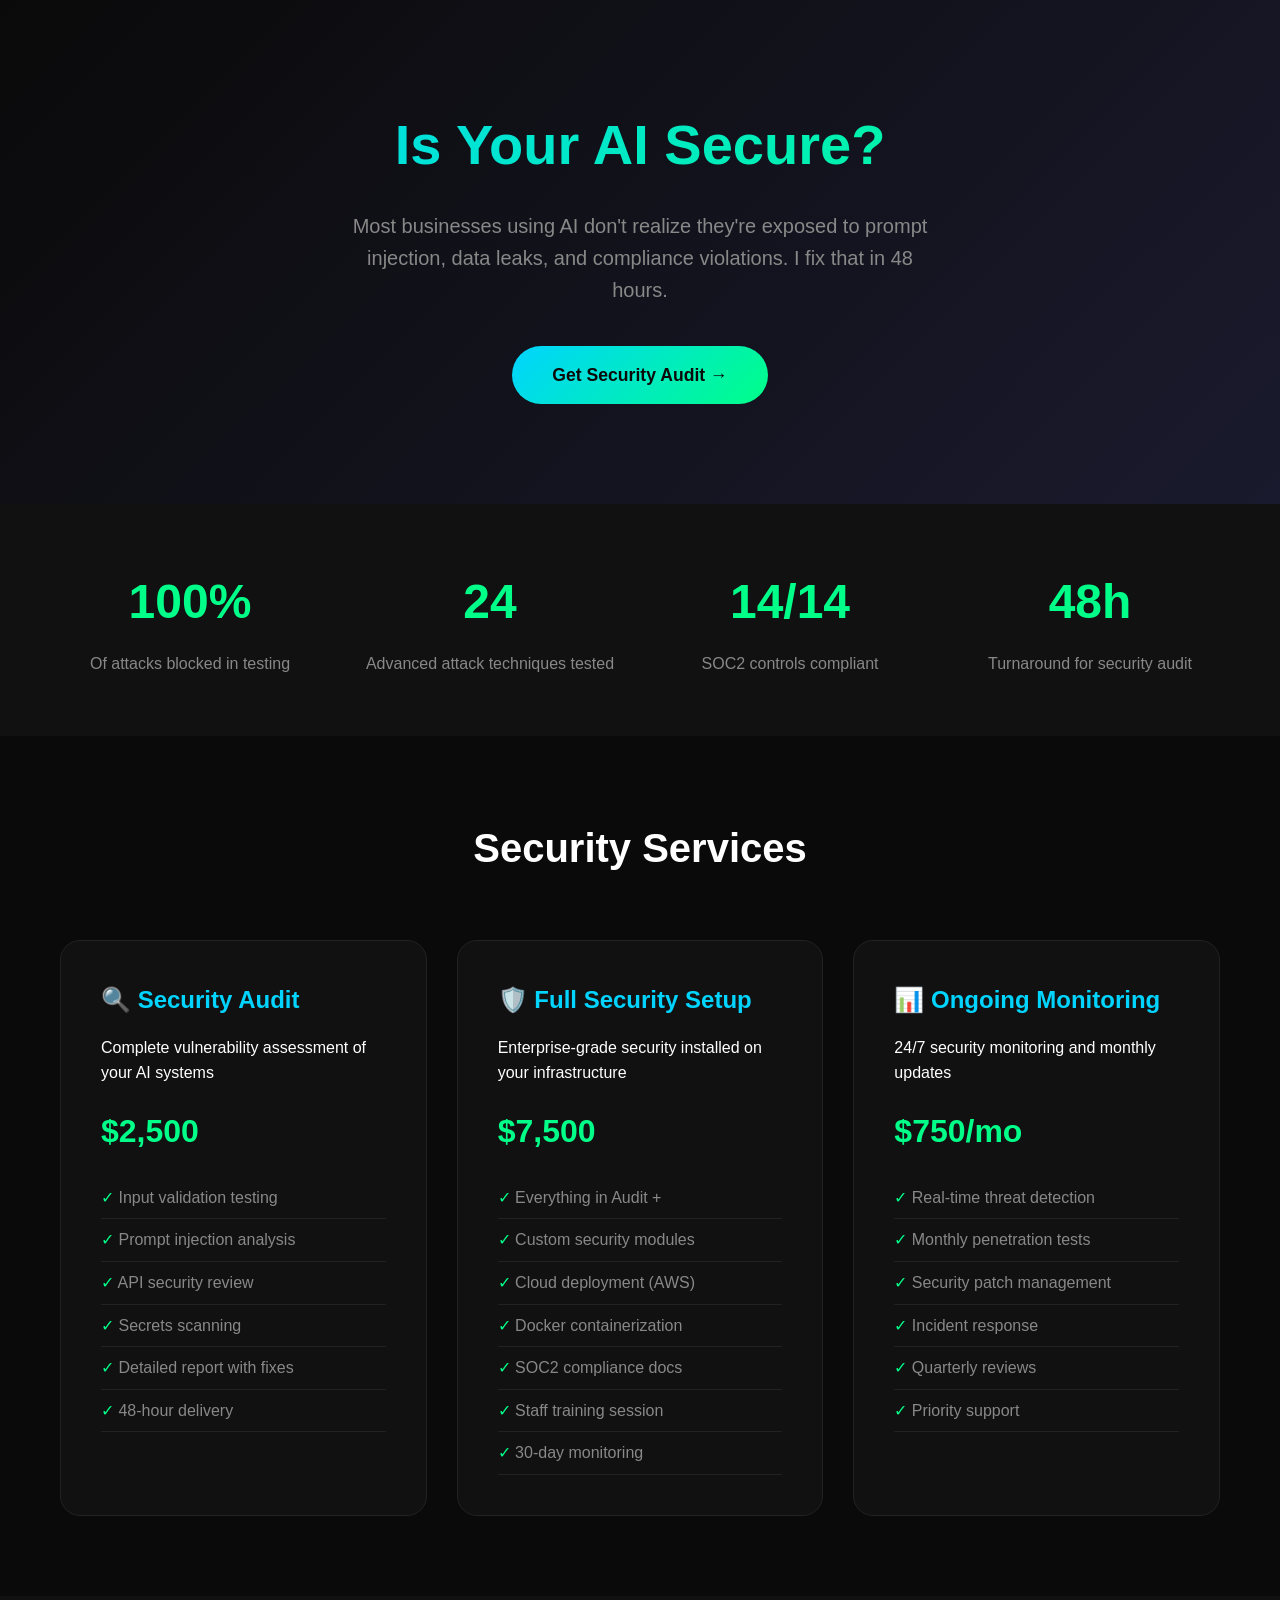
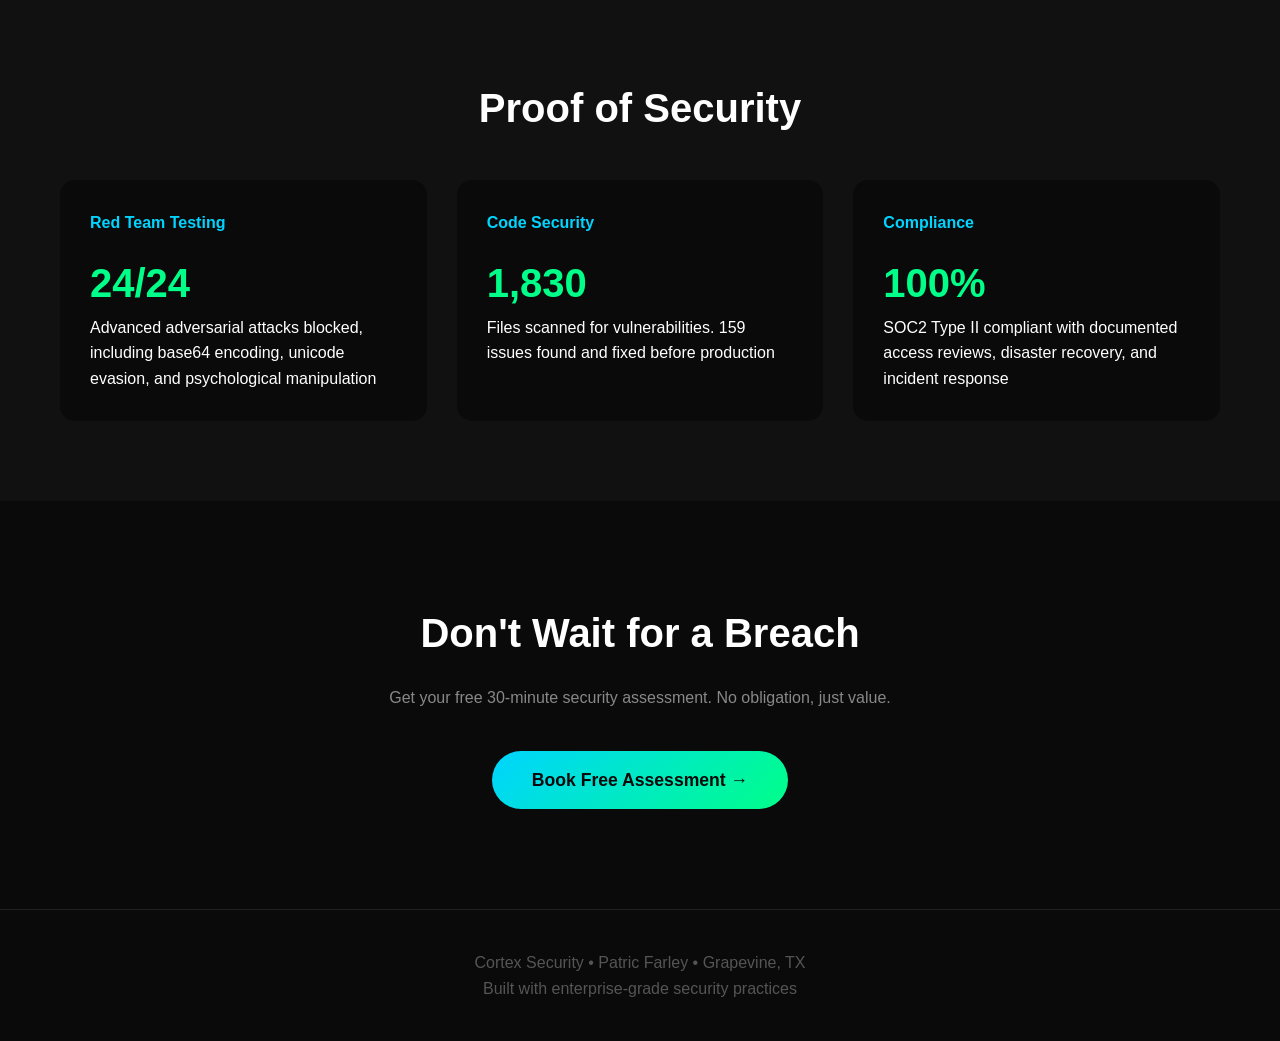
<file: website/index.html>
<!DOCTYPE html>
<html lang="en">
<head>
    <meta charset="UTF-8">
    <meta name="viewport" content="width=device-width, initial-scale=1.0">
    <title>Cortex Security | AI Protection for Small Businesses</title>
    <style>
        * { margin: 0; padding: 0; box-sizing: border-box; }
        body {
            font-family: -apple-system, BlinkMacSystemFont, 'Segoe UI', Roboto, sans-serif;
            background: #0a0a0a;
            color: #fff;
            line-height: 1.6;
        }
        .container { max-width: 1200px; margin: 0 auto; padding: 0 20px; }
        
        /* Hero */
        .hero {
            padding: 100px 0;
            text-align: center;
            background: linear-gradient(135deg, #0a0a0a 0%, #1a1a2e 100%);
        }
        .hero h1 {
            font-size: 3.5rem;
            font-weight: 800;
            margin-bottom: 20px;
            background: linear-gradient(135deg, #00d4ff, #00ff88);
            -webkit-background-clip: text;
            -webkit-text-fill-color: transparent;
        }
        .hero p {
            font-size: 1.25rem;
            color: #888;
            max-width: 600px;
            margin: 0 auto 40px;
        }
        .cta-button {
            display: inline-block;
            padding: 15px 40px;
            background: linear-gradient(135deg, #00d4ff, #00ff88);
            color: #0a0a0a;
            text-decoration: none;
            border-radius: 50px;
            font-weight: 700;
            font-size: 1.1rem;
            transition: transform 0.3s;
        }
        .cta-button:hover { transform: scale(1.05); }
        
        /* Stats */
        .stats {
            padding: 60px 0;
            background: #111;
        }
        .stats-grid {
            display: grid;
            grid-template-columns: repeat(auto-fit, minmax(250px, 1fr));
            gap: 40px;
            text-align: center;
        }
        .stat h3 {
            font-size: 3rem;
            color: #00ff88;
            margin-bottom: 10px;
        }
        .stat p { color: #888; }
        
        /* Services */
        .services {
            padding: 80px 0;
        }
        .services h2 {
            text-align: center;
            font-size: 2.5rem;
            margin-bottom: 60px;
        }
        .service-grid {
            display: grid;
            grid-template-columns: repeat(auto-fit, minmax(300px, 1fr));
            gap: 30px;
        }
        .service-card {
            background: #111;
            padding: 40px;
            border-radius: 20px;
            border: 1px solid #222;
            transition: border-color 0.3s;
        }
        .service-card:hover { border-color: #00d4ff; }
        .service-card h3 {
            color: #00d4ff;
            margin-bottom: 15px;
            font-size: 1.5rem;
        }
        .service-card .price {
            font-size: 2rem;
            font-weight: 700;
            color: #00ff88;
            margin: 20px 0;
        }
        .service-card ul {
            list-style: none;
            color: #888;
        }
        .service-card ul li {
            padding: 8px 0;
            border-bottom: 1px solid #222;
        }
        .service-card ul li:before {
            content: "✓ ";
            color: #00ff88;
        }
        
        /* Proof */
        .proof {
            padding: 80px 0;
            background: #111;
        }
        .proof h2 {
            text-align: center;
            font-size: 2.5rem;
            margin-bottom: 40px;
        }
        .proof-grid {
            display: grid;
            grid-template-columns: repeat(auto-fit, minmax(300px, 1fr));
            gap: 30px;
        }
        .proof-card {
            background: #0a0a0a;
            padding: 30px;
            border-radius: 15px;
        }
        .proof-card h4 {
            color: #00d4ff;
            margin-bottom: 15px;
        }
        .proof-card .metric {
            font-size: 2.5rem;
            font-weight: 700;
            color: #00ff88;
        }
        
        /* CTA */
        .cta {
            padding: 100px 0;
            text-align: center;
        }
        .cta h2 {
            font-size: 2.5rem;
            margin-bottom: 20px;
        }
        .cta p {
            color: #888;
            margin-bottom: 40px;
        }
        
        /* Footer */
        footer {
            padding: 40px 0;
            text-align: center;
            color: #555;
            border-top: 1px solid #222;
        }
    </style>
</head>
<body>
    <!-- Hero -->
    <section class="hero">
        <div class="container">
            <h1>Is Your AI Secure?</h1>
            <p>Most businesses using AI don't realize they're exposed to prompt injection, data leaks, and compliance violations. I fix that in 48 hours.</p>
            <a href="#services" class="cta-button">Get Security Audit →</a>
        </div>
    </section>

    <!-- Stats -->
    <section class="stats">
        <div class="container">
            <div class="stats-grid">
                <div class="stat">
                    <h3>100%</h3>
                    <p>Of attacks blocked in testing</p>
                </div>
                <div class="stat">
                    <h3>24</h3>
                    <p>Advanced attack techniques tested</p>
                </div>
                <div class="stat">
                    <h3>14/14</h3>
                    <p>SOC2 controls compliant</p>
                </div>
                <div class="stat">
                    <h3>48h</h3>
                    <p>Turnaround for security audit</p>
                </div>
            </div>
        </div>
    </section>

    <!-- Services -->
    <section class="services" id="services">
        <div class="container">
            <h2>Security Services</h2>
            <div class="service-grid">
                <div class="service-card">
                    <h3>🔍 Security Audit</h3>
                    <p>Complete vulnerability assessment of your AI systems</p>
                    <div class="price">$2,500</div>
                    <ul>
                        <li>Input validation testing</li>
                        <li>Prompt injection analysis</li>
                        <li>API security review</li>
                        <li>Secrets scanning</li>
                        <li>Detailed report with fixes</li>
                        <li>48-hour delivery</li>
                    </ul>
                </div>
                <div class="service-card">
                    <h3>🛡️ Full Security Setup</h3>
                    <p>Enterprise-grade security installed on your infrastructure</p>
                    <div class="price">$7,500</div>
                    <ul>
                        <li>Everything in Audit +</li>
                        <li>Custom security modules</li>
                        <li>Cloud deployment (AWS)</li>
                        <li>Docker containerization</li>
                        <li>SOC2 compliance docs</li>
                        <li>Staff training session</li>
                        <li>30-day monitoring</li>
                    </ul>
                </div>
                <div class="service-card">
                    <h3>📊 Ongoing Monitoring</h3>
                    <p>24/7 security monitoring and monthly updates</p>
                    <div class="price">$750/mo</div>
                    <ul>
                        <li>Real-time threat detection</li>
                        <li>Monthly penetration tests</li>
                        <li>Security patch management</li>
                        <li>Incident response</li>
                        <li>Quarterly reviews</li>
                        <li>Priority support</li>
                    </ul>
                </div>
            </div>
        </div>
    </section>

    <!-- Proof -->
    <section class="proof">
        <div class="container">
            <h2>Proof of Security</h2>
            <div class="proof-grid">
                <div class="proof-card">
                    <h4>Red Team Testing</h4>
                    <div class="metric">24/24</div>
                    <p>Advanced adversarial attacks blocked, including base64 encoding, unicode evasion, and psychological manipulation</p>
                </div>
                <div class="proof-card">
                    <h4>Code Security</h4>
                    <div class="metric">1,830</div>
                    <p>Files scanned for vulnerabilities. 159 issues found and fixed before production</p>
                </div>
                <div class="proof-card">
                    <h4>Compliance</h4>
                    <div class="metric">100%</div>
                    <p>SOC2 Type II compliant with documented access reviews, disaster recovery, and incident response</p>
                </div>
            </div>
        </div>
    </section>

    <!-- CTA -->
    <section class="cta">
        <div class="container">
            <h2>Don't Wait for a Breach</h2>
            <p>Get your free 30-minute security assessment. No obligation, just value.</p>
            <a href="mailto:patric@cortexsecurity.io" class="cta-button">Book Free Assessment →</a>
        </div>
    </section>

    <!-- Footer -->
    <footer>
        <div class="container">
            <p>Cortex Security • Patric Farley • Grapevine, TX</p>
            <p>Built with enterprise-grade security practices</p>
        </div>
    </footer>
</body>
</html>
</file>
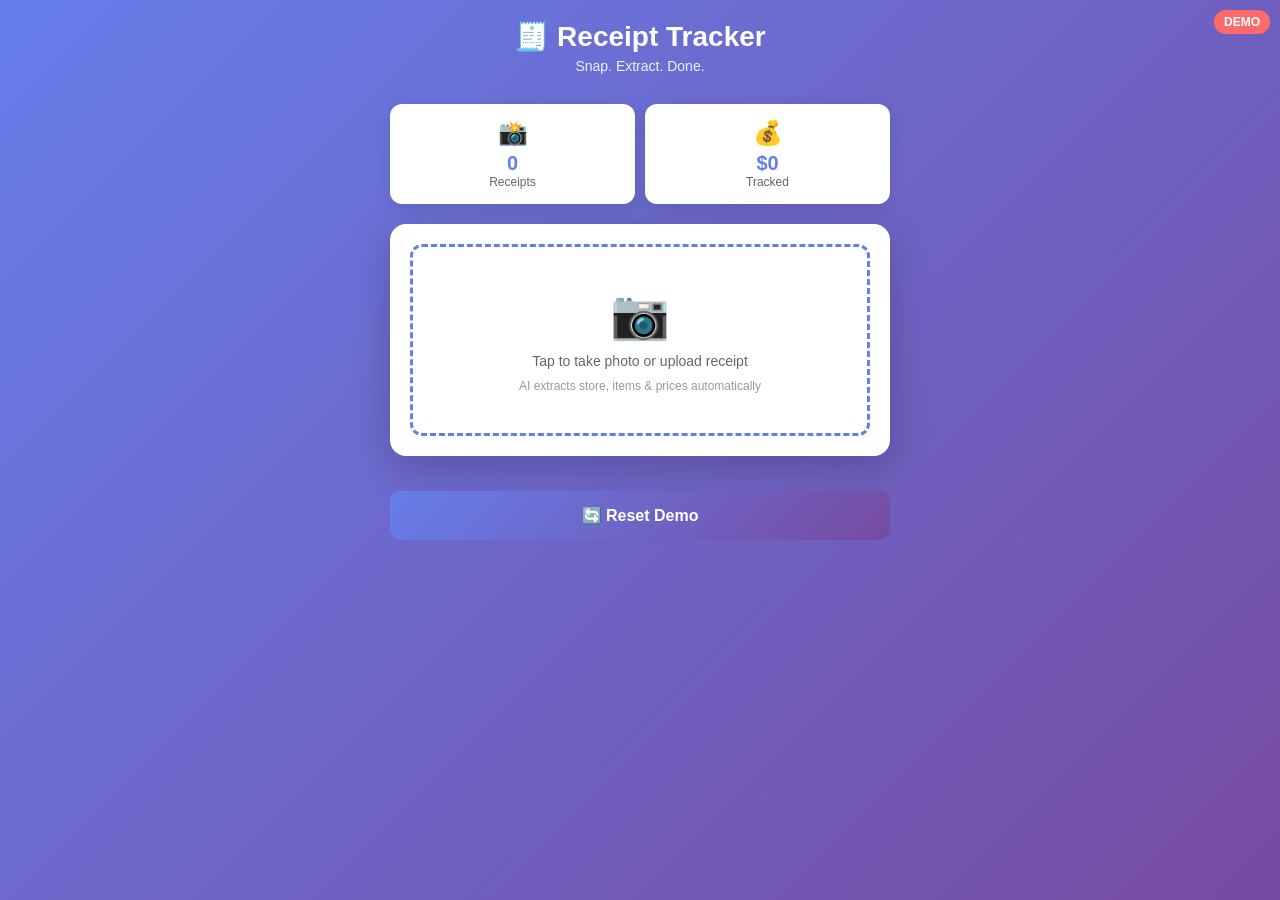
<file: services/automation-scripts/demo/index.html>
<!DOCTYPE html>
<html lang="en">
<head>
    <meta charset="UTF-8">
    <meta name="viewport" content="width=device-width, initial-scale=1.0">
    <title>Receipt Tracker Demo</title>
    <style>
        * { margin: 0; padding: 0; box-sizing: border-box; }
        body {
            font-family: -apple-system, BlinkMacSystemFont, 'Segoe UI', sans-serif;
            background: linear-gradient(135deg, #667eea 0%, #764ba2 100%);
            min-height: 100vh;
            padding: 20px;
        }
        .container {
            max-width: 500px;
            margin: 0 auto;
        }
        header {
            text-align: center;
            color: white;
            margin-bottom: 30px;
        }
        header h1 { font-size: 28px; margin-bottom: 5px; }
        header p { opacity: 0.9; font-size: 14px; }
        
        .card {
            background: white;
            border-radius: 16px;
            padding: 20px;
            margin-bottom: 15px;
            box-shadow: 0 10px 40px rgba(0,0,0,0.2);
        }
        
        .summary-cards {
            display: grid;
            grid-template-columns: 1fr 1fr;
            gap: 10px;
            margin-bottom: 20px;
        }
        .summary-card {
            background: white;
            border-radius: 12px;
            padding: 15px;
            text-align: center;
            box-shadow: 0 4px 15px rgba(0,0,0,0.1);
        }
        .summary-card .icon { font-size: 24px; margin-bottom: 5px; }
        .summary-card .amount { font-size: 20px; font-weight: bold; color: #667eea; }
        .summary-card .label { font-size: 12px; color: #666; }
        
        .upload-area {
            border: 3px dashed #667eea;
            border-radius: 12px;
            padding: 40px 20px;
            text-align: center;
            cursor: pointer;
            transition: all 0.3s;
        }
        .upload-area:hover { background: #f8f9ff; }
        .upload-area .icon { font-size: 48px; margin-bottom: 10px; }
        .upload-area p { color: #666; font-size: 14px; }
        .upload-area input { display: none; }
        
        .receipt-detail {
            display: none;
            margin-top: 20px;
            background: #f8f9ff;
            border-radius: 12px;
            border: 1px solid #e0e7ff;
            overflow: hidden;
        }
        .receipt-detail.show { display: block; }
        
        .receipt-header {
            background: linear-gradient(135deg, #667eea 0%, #764ba2 100%);
            color: white;
            padding: 15px 20px;
        }
        .receipt-header h3 { font-size: 18px; margin-bottom: 4px; }
        .receipt-header .receipt-meta { font-size: 13px; opacity: 0.9; }
        
        .receipt-body {
            padding: 20px;
        }
        
        .items-list {
            margin-bottom: 15px;
        }
        .item-row {
            display: flex;
            justify-content: space-between;
            padding: 10px 0;
            border-bottom: 1px dashed #ddd;
            font-size: 14px;
        }
        .item-row:last-child { border-bottom: none; }
        .item-name { color: #333; flex: 1; }
        .item-price { color: #667eea; font-weight: 600; font-family: 'SF Mono', monospace; }
        
        .receipt-footer {
            border-top: 2px solid #667eea;
            padding-top: 15px;
            margin-top: 15px;
        }
        .total-row {
            display: flex;
            justify-content: space-between;
            font-size: 18px;
            font-weight: bold;
        }
        .total-label { color: #666; }
        .total-amount { color: #e74c3c; font-family: 'SF Mono', monospace; }
        
        .category-tag {
            display: inline-block;
            background: #e0e7ff;
            color: #667eea;
            padding: 4px 12px;
            border-radius: 20px;
            font-size: 12px;
            font-weight: 600;
            margin-top: 10px;
        }
        
        .receipts-list { margin-top: 20px; }
        .receipts-list h3 { margin-bottom: 15px; color: #333; font-size: 16px; }
        
        .receipt-item {
            display: flex;
            justify-content: space-between;
            align-items: center;
            padding: 15px;
            background: #f8f9fa;
            border-radius: 10px;
            margin-bottom: 10px;
            border-left: 4px solid #667eea;
        }
        .receipt-item .store-info { flex: 1; }
        .receipt-item .store-name { font-weight: bold; color: #333; font-size: 15px; }
        .receipt-item .store-meta { font-size: 12px; color: #888; margin-top: 3px; }
        .receipt-item .store-amount { 
            color: #e74c3c; 
            font-weight: bold; 
            font-size: 16px;
            font-family: 'SF Mono', monospace;
        }
        
        .btn {
            width: 100%;
            padding: 15px;
            background: linear-gradient(135deg, #667eea 0%, #764ba2 100%);
            color: white;
            border: none;
            border-radius: 10px;
            font-size: 16px;
            font-weight: bold;
            cursor: pointer;
            margin-top: 20px;
        }
        .btn:hover { opacity: 0.9; }
        
        .demo-badge {
            position: fixed;
            top: 10px;
            right: 10px;
            background: #ff6b6b;
            color: white;
            padding: 5px 10px;
            border-radius: 20px;
            font-size: 12px;
            font-weight: bold;
        }
        
        @media (max-width: 480px) {
            .container { padding: 10px; }
            header h1 { font-size: 24px; }
            .receipt-header h3 { font-size: 16px; }
        }
    </style>
</head>
<body>
    <div class="demo-badge">DEMO</div>
    
    <div class="container">
        <header>
            <h1>🧾 Receipt Tracker</h1>
            <p>Snap. Extract. Done.</p>
        </header>
        
        <div class="summary-cards">
            <div class="summary-card">
                <div class="icon">📸</div>
                <div class="amount" id="total-receipts">0</div>
                <div class="label">Receipts</div>
            </div>
            <div class="summary-card">
                <div class="icon">💰</div>
                <div class="amount" id="total-spent">$0</div>
                <div class="label">Tracked</div>
            </div>
        </div>
        
        <div class="card">
            <div class="upload-area" onclick="document.getElementById('file-input').click()">
                <div class="icon">📷</div>
                <p>Tap to take photo or upload receipt</p>
                <p style="font-size: 12px; color: #999; margin-top: 10px;">AI extracts store, items & prices automatically</p>
                <input type="file" id="file-input" accept="image/*" capture="environment" onchange="processReceipt(event)">
            </div>
            
            <div class="receipt-detail" id="receipt-detail">
                <div class="receipt-header">
                    <h3 id="detail-store">Store Name</h3>
                    <div class="receipt-meta">
                        <span id="detail-date">April 19, 2026</span> • 
                        <span id="detail-time">10:01 AM</span>
                    </div>
                </div>
                <div class="receipt-body">
                    <div class="items-list" id="items-list">
                        <!-- Items populated by JS -->
                    </div>
                    <div class="receipt-footer">
                        <div class="total-row">
                            <span class="total-label">TOTAL</span>
                            <span class="total-amount" id="detail-total">$0.00</span>
                        </div>
                        <span class="category-tag" id="detail-category">Category</span>
                    </div>
                </div>
            </div>
            
            <div class="receipts-list" id="receipts-list" style="display: none;">
                <h3>📋 Recent Receipts</h3>
                <div id="receipts-container"></div>
            </div>
        </div>
        
        <button class="btn" onclick="resetDemo()">🔄 Reset Demo</button>
        
    </div>
    
    <script>
        // Realistic receipt data matching actual receipts
        const sampleReceipts = [
            {
                store: 'Walmart Auto',
                date: 'April 19, 2026',
                time: '10:01 AM',
                category: 'Auto',
                items: [
                    { name: 'Motor Oil 5W-30 (5qt)', price: 24.97 },
                    { name: 'Oil Filter', price: 7.99 },
                    { name: 'Wiper Blades (2pk)', price: 18.99 },
                    { name: 'Air Freshener', price: 3.49 },
                    { name: 'Tax', price: 7.81 }
                ],
                total: 77.25
            },
            {
                store: 'WinCo Foods',
                date: 'April 19, 2026',
                time: '1:22 PM',
                category: 'Groceries',
                items: [
                    { name: 'Ground Beef (2lb)', price: 12.98 },
                    { name: 'Chicken Breast (3lb)', price: 15.47 },
                    { name: 'Fresh Vegetables Mix', price: 8.99 },
                    { name: 'Rice (10lb bag)', price: 9.49 },
                    { name: 'Pasta Sauce (2 jars)', price: 5.98 },
                    { name: 'Bread & Bakery', price: 6.49 },
                    { name: 'Milk (1 gal)', price: 3.79 },
                    { name: 'Eggs (18ct)', price: 5.99 },
                    { name: 'Cheese Block', price: 4.49 },
                    { name: 'Tax', price: 11.09 }
                ],
                total: 121.77
            },
            {
                store: 'QuickTrip Gas',
                date: 'April 19, 2026',
                time: '6:16 PM',
                category: 'Gas',
                items: [
                    { name: 'Gasoline Regular (15.2 gal)', price: 45.62 },
                    { name: 'Energy Drink', price: 2.99 },
                    { name: 'Tax', price: 3.01 }
                ],
                total: 51.62
            },
            {
                store: 'Walmart',
                date: 'April 19, 2026',
                time: '8:37 PM',
                category: 'Mixed',
                items: [
                    { name: 'Toilet Paper (12 rolls)', price: 12.97 },
                    { name: 'Laundry Detergent', price: 11.94 },
                    { name: 'Shampoo & Conditioner', price: 8.97 },
                    { name: 'Toothpaste (3pk)', price: 6.47 },
                    { name: 'Frozen Pizza (2)', price: 9.98 },
                    { name: 'Frozen Vegetables', price: 4.97 },
                    { name: 'Cereal', price: 4.49 },
                    { name: 'Snacks & Chips', price: 8.99 },
                    { name: 'Soda (12pk)', price: 7.49 },
                    { name: 'Bananas (2lb)', price: 1.98 },
                    { name: 'Tax', price: 12.85 }
                ],
                total: 90.14
            }
        ];
        
        let receiptCount = 0;
        let totalSpent = 0;
        let processedReceipts = [];
        
        function processReceipt(event) {
            const file = event.target.files[0];
            if (!file) return;
            
            // Simulate processing delay
            const uploadArea = document.querySelector('.upload-area');
            uploadArea.innerHTML = '<div style="padding: 20px;"><div style="font-size: 32px; margin-bottom: 10px;">⚙️</div><p>Reading receipt with AI...</p><p style="font-size: 12px; color: #999; margin-top: 10px;">Extracting store, items & prices</p></div>';
            
            setTimeout(() => {
                // Pick sample receipt (cycle through them)
                const receipt = sampleReceipts[receiptCount % sampleReceipts.length];
                receiptCount++;
                totalSpent += receipt.total;
                processedReceipts.unshift(receipt);
                
                // Update counters
                document.getElementById('total-receipts').textContent = receiptCount;
                document.getElementById('total-spent').textContent = '$' + totalSpent.toFixed(2);
                
                // Show detailed receipt
                showReceiptDetail(receipt);
                
                // Add to list
                updateReceiptsList();
                
                // Reset upload area
                uploadArea.innerHTML = `
                    <div class="icon">✅</div>
                    <p style="font-weight: 600; color: #667eea;">Receipt processed!</p>
                    <p style="font-size: 12px; color: #999; margin-top: 10px;">Tap to add another receipt</p>
                    <input type="file" id="file-input" accept="image/*" capture="environment" onchange="processReceipt(event)">
                `;
                
            }, 2000);
        }
        
        function showReceiptDetail(receipt) {
            // Header
            document.getElementById('detail-store').textContent = receipt.store;
            document.getElementById('detail-date').textContent = receipt.date;
            document.getElementById('detail-time').textContent = receipt.time;
            
            // Items
            const itemsList = document.getElementById('items-list');
            itemsList.innerHTML = receipt.items.map(item => `
                <div class="item-row">
                    <span class="item-name">${item.name}</span>
                    <span class="item-price">$${item.price.toFixed(2)}</span>
                </div>
            `).join('');
            
            // Footer
            document.getElementById('detail-total').textContent = '$' + receipt.total.toFixed(2);
            document.getElementById('detail-category').textContent = receipt.category;
            
            // Show detail
            document.getElementById('receipt-detail').classList.add('show');
        }
        
        function updateReceiptsList() {
            const container = document.getElementById('receipts-container');
            const list = document.getElementById('receipts-list');
            
            container.innerHTML = processedReceipts.slice(0, 5).map((receipt, index) => `
                <div class="receipt-item">
                    <div class="store-info">
                        <div class="store-name">${receipt.store}</div>
                        <div class="store-meta">${receipt.date} • ${receipt.time} • ${receipt.items.length} items</div>
                    </div>
                    <div class="store-amount">-$${receipt.total.toFixed(2)}</div>
                </div>
            `).join('');
            
            list.style.display = 'block';
        }
        
        function resetDemo() {
            receiptCount = 0;
            totalSpent = 0;
            processedReceipts = [];
            document.getElementById('total-receipts').textContent = '0';
            document.getElementById('total-spent').textContent = '$0';
            document.getElementById('receipt-detail').classList.remove('show');
            document.getElementById('receipts-container').innerHTML = '';
            document.getElementById('receipts-list').style.display = 'none';
            
            const uploadArea = document.querySelector('.upload-area');
            uploadArea.innerHTML = `
                <div class="icon">📷</div>
                <p>Tap to take photo or upload receipt</p>
                <p style="font-size: 12px; color: #999; margin-top: 10px;">AI extracts store, items & prices automatically</p>
                <input type="file" id="file-input" accept="image/*" capture="environment" onchange="processReceipt(event)">
            `;
        }
    </script>
</body>
</html>
</file>
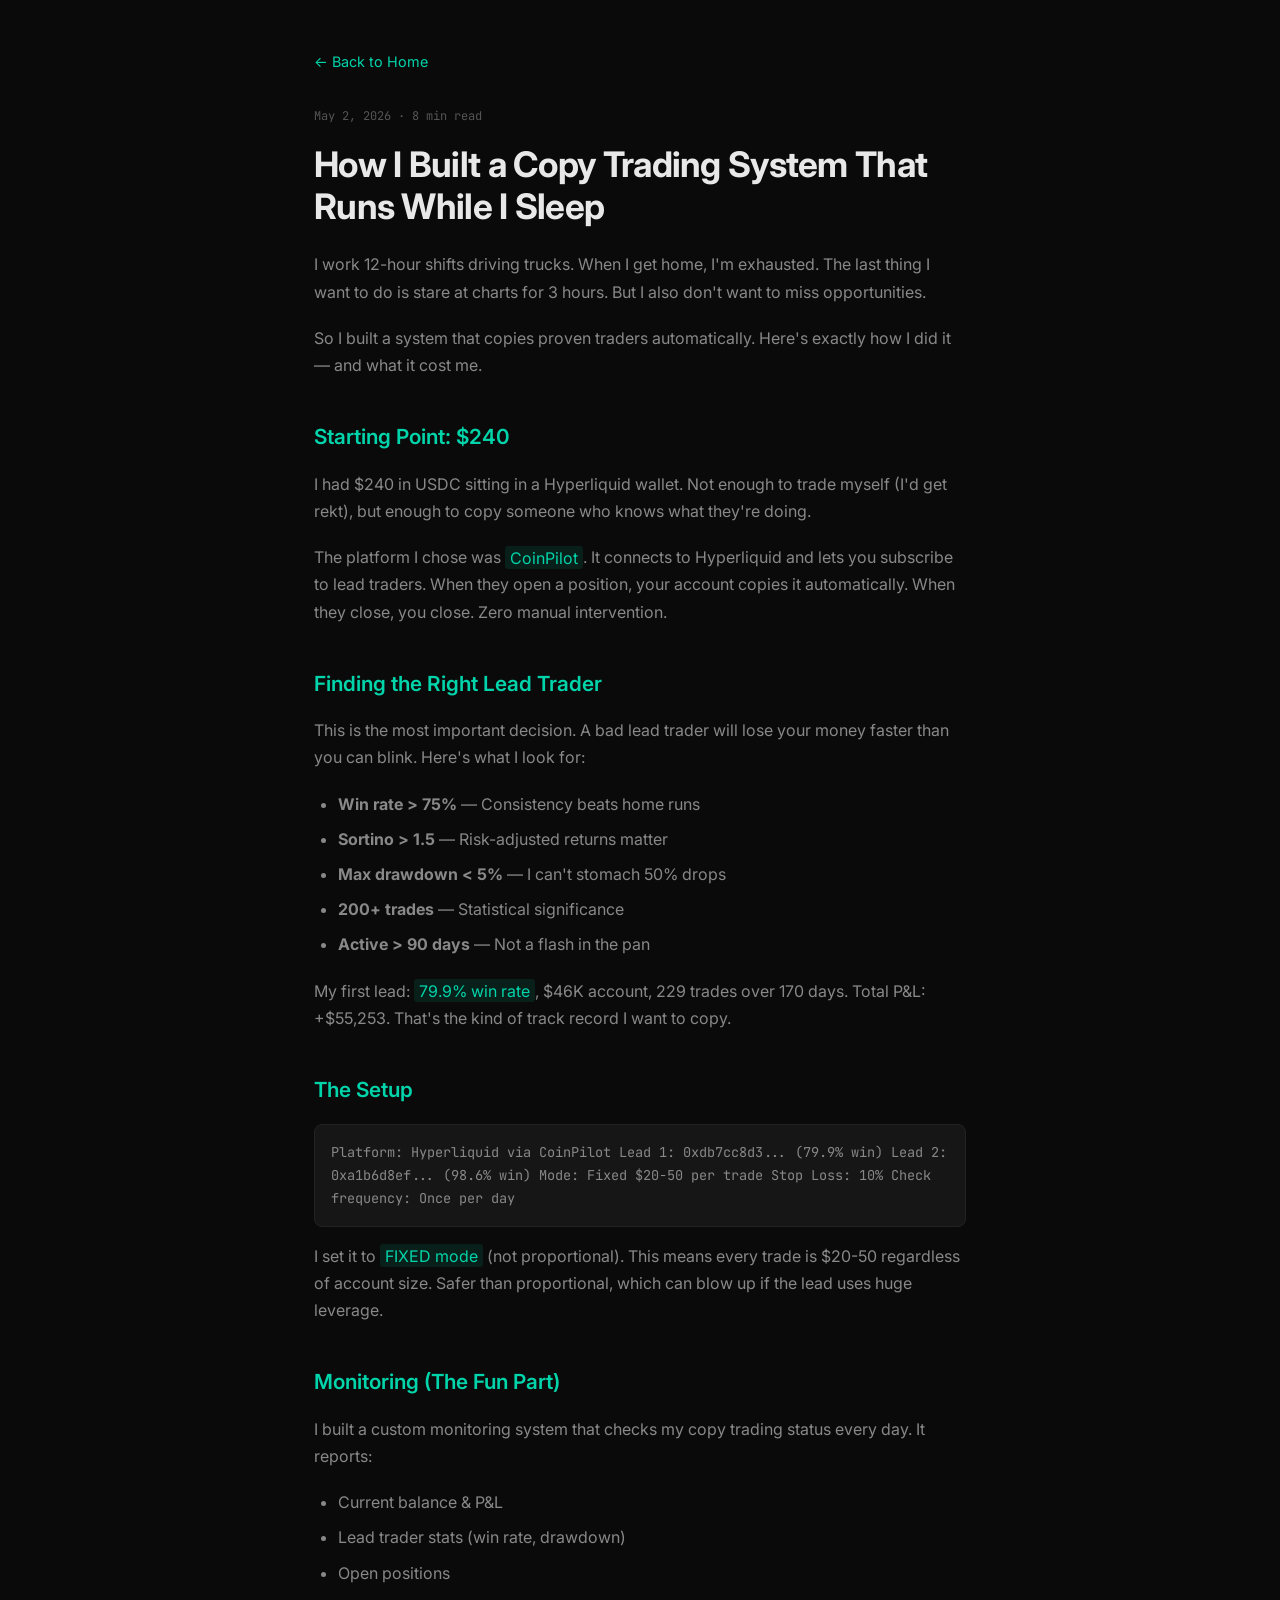
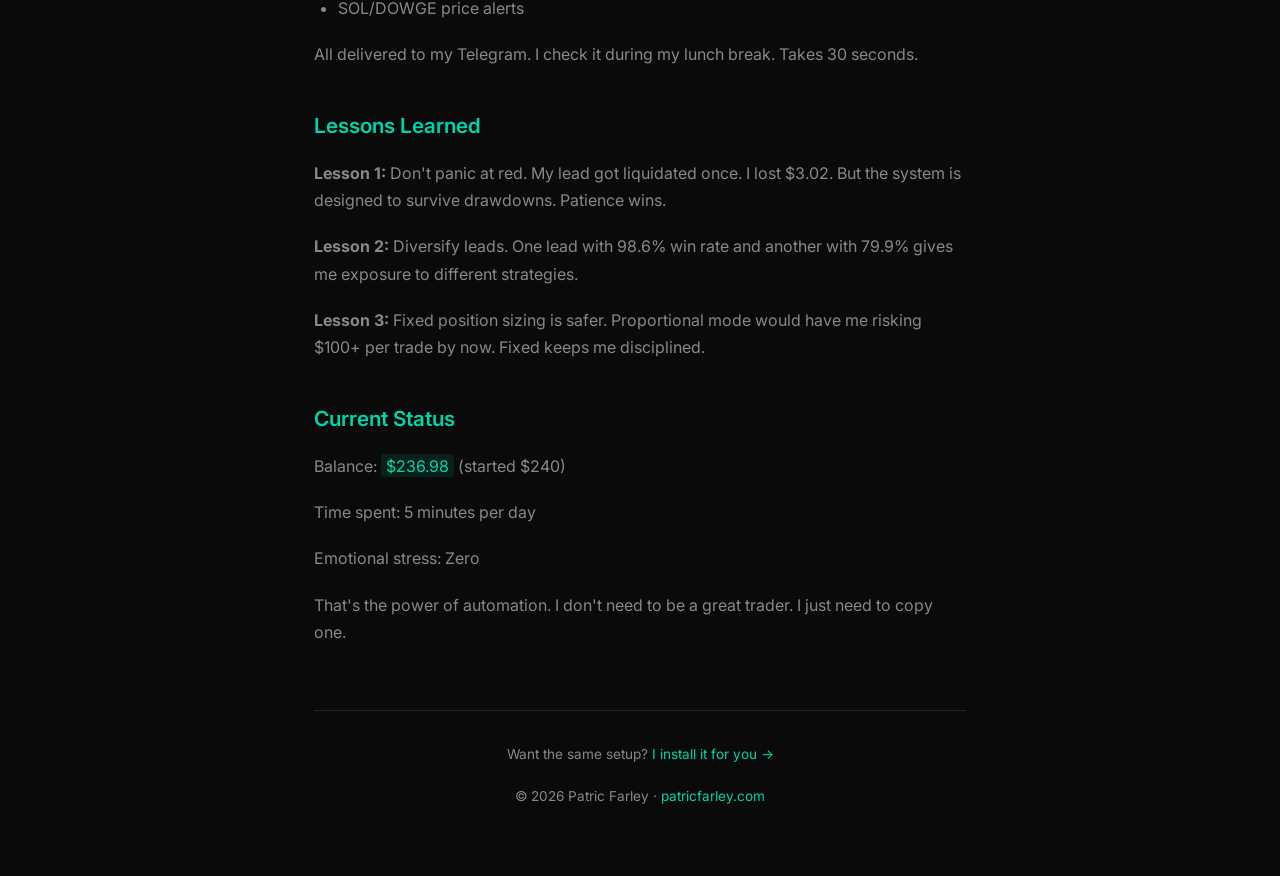
<file: article-1.html>
<!DOCTYPE html>
<html lang="en">
<head>
  <meta charset="UTF-8">
  <meta name="viewport" content="width=device-width, initial-scale=1.0">
  <title>How I Built a Copy Trading System That Runs While I Sleep · Patric Farley</title>
  <meta name="description" content="From $240 to automated copy trading on Hyperliquid. My exact setup, lead selection process, and lessons learned.">
  <meta property="og:title" content="How I Built a Copy Trading System That Runs While I Sleep">
  <meta property="og:description" content="My exact setup for automated copy trading on Hyperliquid.">
  <link href="https://fonts.googleapis.com/css2?family=Inter:wght@300;400;500;600;700&family=JetBrains+Mono:wght@400;500&display=swap" rel="stylesheet">
  <style>
    :root {
      --bg: #0a0a0a; --bg-elevated: #111111; --bg-card: #161616;
      --border: #222222; --text: #e8e8e8; --text-secondary: #888888; --text-muted: #555555;
      --accent: #00d4aa;
    }
    * { margin: 0; padding: 0; box-sizing: border-box; }
    body { font-family: 'Inter', sans-serif; background: var(--bg); color: var(--text); line-height: 1.7; }
    .container { max-width: 700px; margin: 0 auto; padding: 3rem 1.5rem; }
    .back { color: var(--accent); text-decoration: none; font-size: 0.9rem; margin-bottom: 2rem; display: inline-block; }
    .back:hover { text-decoration: underline; }
    .date { font-family: 'JetBrains Mono'; font-size: 0.75rem; color: var(--text-muted); margin-bottom: 1rem; }
    h1 { font-size: 2.2rem; font-weight: 700; line-height: 1.2; margin-bottom: 1.5rem; letter-spacing: -0.02em; }
    h2 { font-size: 1.3rem; font-weight: 600; margin: 2.5rem 0 1rem; color: var(--accent); }
    p { color: var(--text-secondary); margin-bottom: 1.2rem; }
    ul { color: var(--text-secondary); margin-bottom: 1.2rem; padding-left: 1.5rem; }
    li { margin-bottom: 0.5rem; }
    .highlight { background: rgba(0, 212, 170, 0.1); padding: 0.1rem 0.3rem; border-radius: 3px; color: var(--accent); }
    .code { background: var(--bg-card); border: 1px solid var(--border); border-radius: 8px; padding: 1rem; font-family: 'JetBrains Mono'; font-size: 0.85rem; color: var(--text-secondary); margin: 1rem 0; overflow-x: auto; }
    .footer { border-top: 1px solid var(--border); margin-top: 4rem; padding-top: 2rem; text-align: center; color: var(--text-muted); font-size: 0.85rem; }
    .footer a { color: var(--accent); text-decoration: none; }
  </style>
</head>
<body>
  <div class="container">
    <a href="index.html" class="back">← Back to Home</a>
    <div class="date">May 2, 2026 · 8 min read</div>
    <h1>How I Built a Copy Trading System That Runs While I Sleep</h1>
    
    <p>I work 12-hour shifts driving trucks. When I get home, I'm exhausted. The last thing I want to do is stare at charts for 3 hours. But I also don't want to miss opportunities.</p>
    
    <p>So I built a system that copies proven traders automatically. Here's exactly how I did it — and what it cost me.</p>
    
    <h2>Starting Point: $240</h2>
    
    <p>I had $240 in USDC sitting in a Hyperliquid wallet. Not enough to trade myself (I'd get rekt), but enough to copy someone who knows what they're doing.</p>
    
    <p>The platform I chose was <span class="highlight">CoinPilot</span>. It connects to Hyperliquid and lets you subscribe to lead traders. When they open a position, your account copies it automatically. When they close, you close. Zero manual intervention.</p>
    
    <h2>Finding the Right Lead Trader</h2>
    
    <p>This is the most important decision. A bad lead trader will lose your money faster than you can blink. Here's what I look for:</p>
    
    <ul>
      <li><strong>Win rate > 75%</strong> — Consistency beats home runs</li>
      <li><strong>Sortino > 1.5</strong> — Risk-adjusted returns matter</li>
      <li><strong>Max drawdown < 5%</strong> — I can't stomach 50% drops</li>
      <li><strong>200+ trades</strong> — Statistical significance</li>
      <li><strong>Active > 90 days</strong> — Not a flash in the pan</li>
    </ul>
    
    <p>My first lead: <span class="highlight">79.9% win rate</span>, $46K account, 229 trades over 170 days. Total P&L: +$55,253. That's the kind of track record I want to copy.</p>
    
    <h2>The Setup</h2>
    
    <div class="code">
Platform: Hyperliquid via CoinPilot
Lead 1: 0xdb7cc8d3... (79.9% win)
Lead 2: 0xa1b6d8ef... (98.6% win)
Mode: Fixed $20-50 per trade
Stop Loss: 10%
Check frequency: Once per day
    </div>
    
    <p>I set it to <span class="highlight">FIXED mode</span> (not proportional). This means every trade is $20-50 regardless of account size. Safer than proportional, which can blow up if the lead uses huge leverage.</p>
    
    <h2>Monitoring (The Fun Part)</h2>
    
    <p>I built a custom monitoring system that checks my copy trading status every day. It reports:</p>
    
    <ul>
      <li>Current balance & P&L</li>
      <li>Lead trader stats (win rate, drawdown)</li>
      <li>Open positions</li>
      <li>SOL/DOWGE price alerts</li>
    </ul>
    
    <p>All delivered to my Telegram. I check it during my lunch break. Takes 30 seconds.</p>
    
    <h2>Lessons Learned</h2>
    
    <p><strong>Lesson 1:</strong> Don't panic at red. My lead got liquidated once. I lost $3.02. But the system is designed to survive drawdowns. Patience wins.</p>
    
    <p><strong>Lesson 2:</strong> Diversify leads. One lead with 98.6% win rate and another with 79.9% gives me exposure to different strategies.</p>
    
    <p><strong>Lesson 3:</strong> Fixed position sizing is safer. Proportional mode would have me risking $100+ per trade by now. Fixed keeps me disciplined.</p>
    
    <h2>Current Status</h2>
    
    <p>Balance: <span class="highlight">$236.98</span> (started $240)</p>
    <p>Time spent: 5 minutes per day</p>
    <p>Emotional stress: Zero</p>
    
    <p>That's the power of automation. I don't need to be a great trader. I just need to copy one.</p>
    
    <div class="footer">
      <p>Want the same setup? <a href="index.html#contact">I install it for you →</a></p>
      <p>© 2026 Patric Farley · <a href="index.html">patricfarley.com</a></p>
    </div>
  </div>
</body>
</html>
</file>
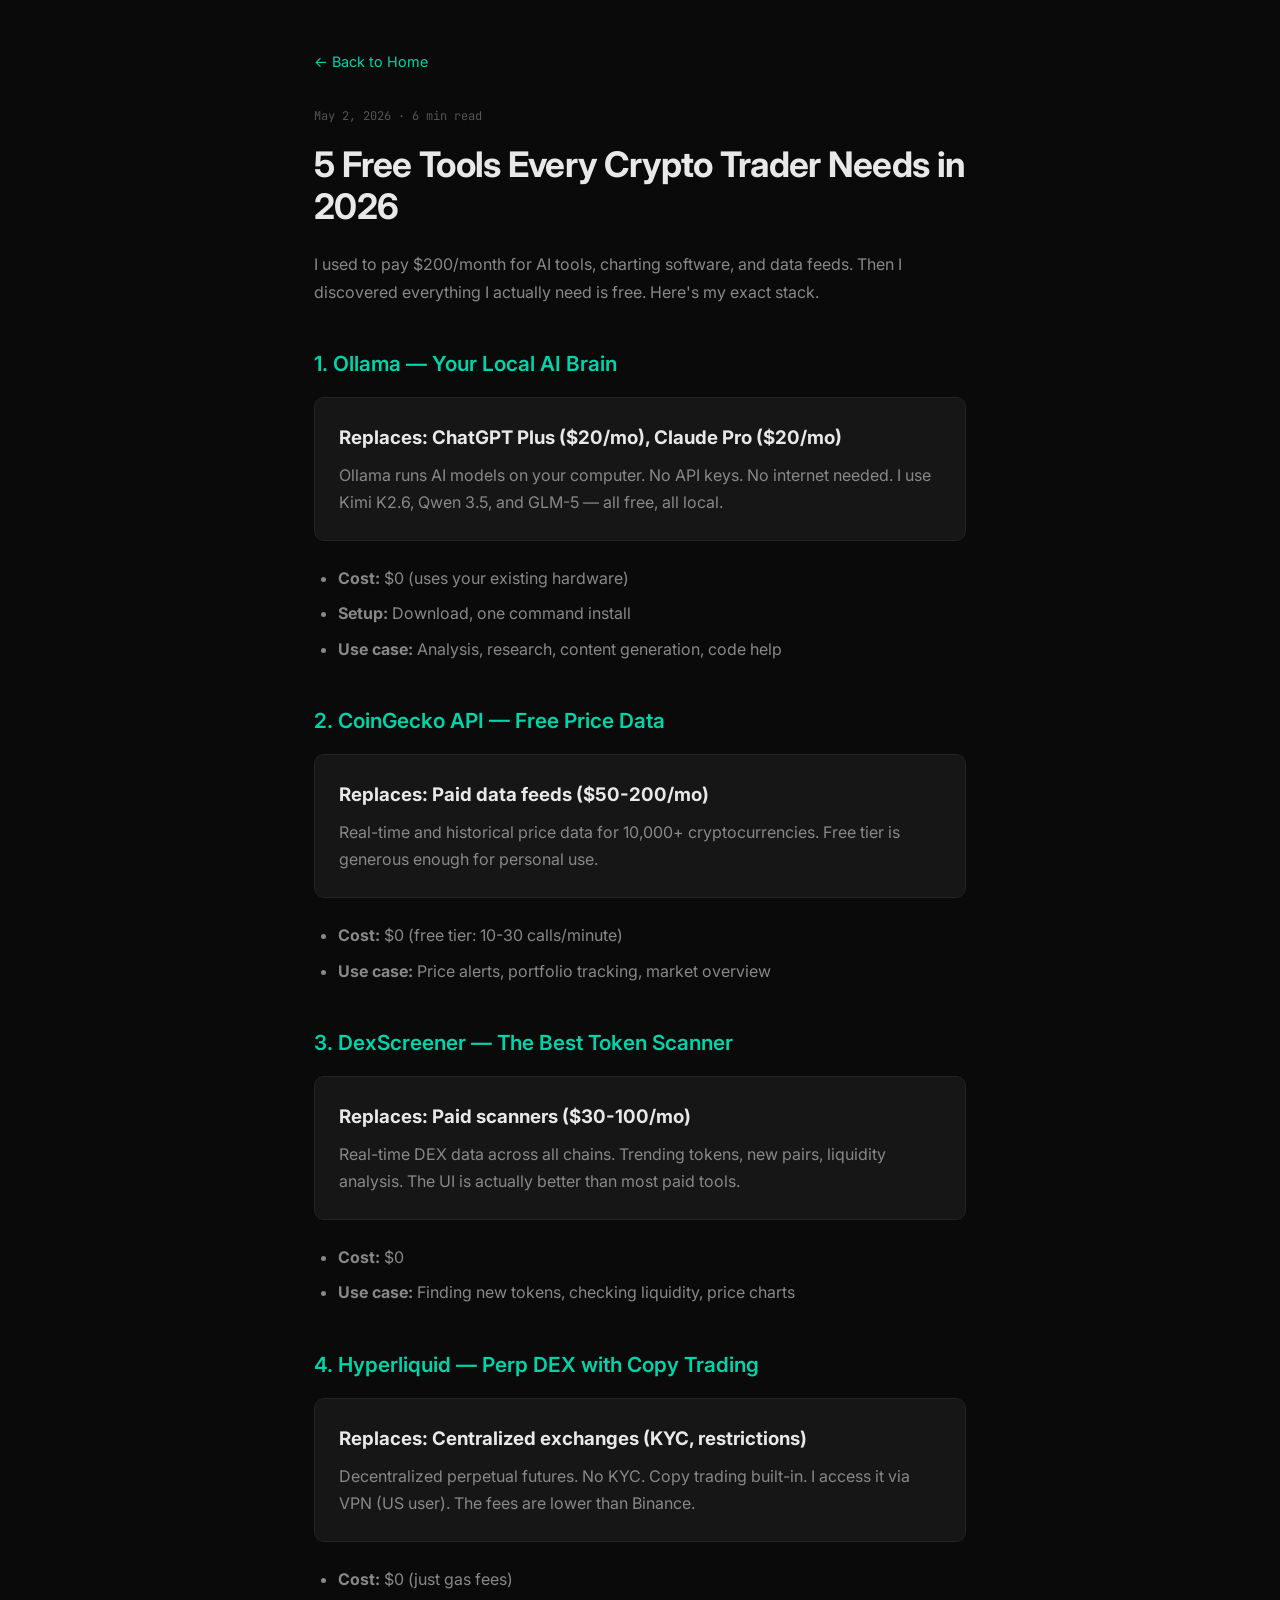
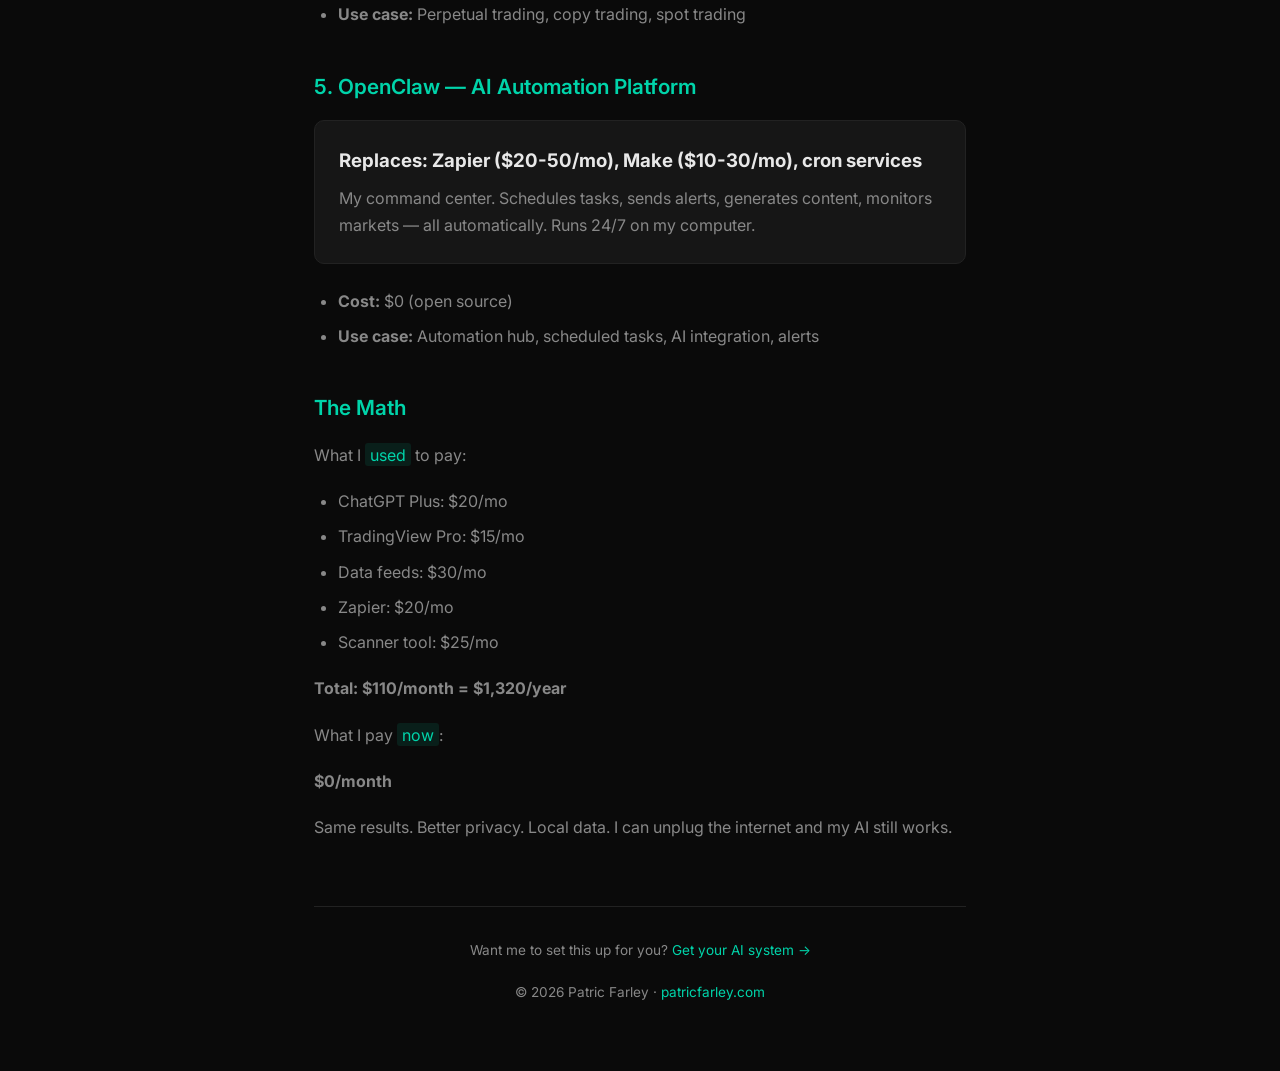
<file: article-2.html>
<!DOCTYPE html>
<html lang="en">
<head>
  <meta charset="UTF-8">
  <meta name="viewport" content="width=device-width, initial-scale=1.0">
  <title>5 Free Tools Every Crypto Trader Needs in 2026 · Patric Farley</title>
  <meta name="description" content="The exact free tool stack I use for crypto trading. Zero cost, maximum alpha.">
  <link href="https://fonts.googleapis.com/css2?family=Inter:wght@300;400;500;600;700&family=JetBrains+Mono:wght@400;500&display=swap" rel="stylesheet">
  <style>
    :root {
      --bg: #0a0a0a; --bg-elevated: #111111; --bg-card: #161616;
      --border: #222222; --text: #e8e8e8; --text-secondary: #888888; --text-muted: #555555;
      --accent: #00d4aa;
    }
    * { margin: 0; padding: 0; box-sizing: border-box; }
    body { font-family: 'Inter', sans-serif; background: var(--bg); color: var(--text); line-height: 1.7; }
    .container { max-width: 700px; margin: 0 auto; padding: 3rem 1.5rem; }
    .back { color: var(--accent); text-decoration: none; font-size: 0.9rem; margin-bottom: 2rem; display: inline-block; }
    .back:hover { text-decoration: underline; }
    .date { font-family: 'JetBrains Mono'; font-size: 0.75rem; color: var(--text-muted); margin-bottom: 1rem; }
    h1 { font-size: 2.2rem; font-weight: 700; line-height: 1.2; margin-bottom: 1.5rem; letter-spacing: -0.02em; }
    h2 { font-size: 1.3rem; font-weight: 600; margin: 2.5rem 0 1rem; color: var(--accent); }
    p { color: var(--text-secondary); margin-bottom: 1.2rem; }
    ul { color: var(--text-secondary); margin-bottom: 1.2rem; padding-left: 1.5rem; }
    li { margin-bottom: 0.5rem; }
    .highlight { background: rgba(0, 212, 170, 0.1); padding: 0.1rem 0.3rem; border-radius: 3px; color: var(--accent); }
    .tool-card { background: var(--bg-card); border: 1px solid var(--border); border-radius: 10px; padding: 1.5rem; margin-bottom: 1.5rem; }
    .tool-card h3 { color: var(--text); margin-bottom: 0.5rem; }
    .tool-card p { margin-bottom: 0; }
    .footer { border-top: 1px solid var(--border); margin-top: 4rem; padding-top: 2rem; text-align: center; color: var(--text-muted); font-size: 0.85rem; }
    .footer a { color: var(--accent); text-decoration: none; }
  </style>
</head>
<body>
  <div class="container">
    <a href="index.html" class="back">← Back to Home</a>
    <div class="date">May 2, 2026 · 6 min read</div>
    <h1>5 Free Tools Every Crypto Trader Needs in 2026</h1>
    
    <p>I used to pay $200/month for AI tools, charting software, and data feeds. Then I discovered everything I actually need is free. Here's my exact stack.</p>
    
    <h2>1. Ollama — Your Local AI Brain</h2>
    <div class="tool-card">
      <h3>Replaces: ChatGPT Plus ($20/mo), Claude Pro ($20/mo)</h3>
      <p>Ollama runs AI models on your computer. No API keys. No internet needed. I use Kimi K2.6, Qwen 3.5, and GLM-5 — all free, all local.</p>
    </div>
    
    <ul>
      <li><strong>Cost:</strong> $0 (uses your existing hardware)</li>
      <li><strong>Setup:</strong> Download, one command install</li>
      <li><strong>Use case:</strong> Analysis, research, content generation, code help</li>
    </ul>
    
    <h2>2. CoinGecko API — Free Price Data</h2>
    <div class="tool-card">
      <h3>Replaces: Paid data feeds ($50-200/mo)</h3>
      <p>Real-time and historical price data for 10,000+ cryptocurrencies. Free tier is generous enough for personal use.</p>
    </div>
    
    <ul>
      <li><strong>Cost:</strong> $0 (free tier: 10-30 calls/minute)</li>
      <li><strong>Use case:</strong> Price alerts, portfolio tracking, market overview</li>
    </ul>
    
    <h2>3. DexScreener — The Best Token Scanner</h2>
    <div class="tool-card">
      <h3>Replaces: Paid scanners ($30-100/mo)</h3>
      <p>Real-time DEX data across all chains. Trending tokens, new pairs, liquidity analysis. The UI is actually better than most paid tools.</p>
    </div>
    
    <ul>
      <li><strong>Cost:</strong> $0</li>
      <li><strong>Use case:</strong> Finding new tokens, checking liquidity, price charts</li>
    </ul>
    
    <h2>4. Hyperliquid — Perp DEX with Copy Trading</h2>
    <div class="tool-card">
      <h3>Replaces: Centralized exchanges (KYC, restrictions)</h3>
      <p>Decentralized perpetual futures. No KYC. Copy trading built-in. I access it via VPN (US user). The fees are lower than Binance.</p>
    </div>
    
    <ul>
      <li><strong>Cost:</strong> $0 (just gas fees)</li>
      <li><strong>Use case:</strong> Perpetual trading, copy trading, spot trading</li>
    </ul>
    
    <h2>5. OpenClaw — AI Automation Platform</h2>
    <div class="tool-card">
      <h3>Replaces: Zapier ($20-50/mo), Make ($10-30/mo), cron services</h3>
      <p>My command center. Schedules tasks, sends alerts, generates content, monitors markets — all automatically. Runs 24/7 on my computer.</p>
    </div>
    
    
    <ul>
      <li><strong>Cost:</strong> $0 (open source)</li>
      <li><strong>Use case:</strong> Automation hub, scheduled tasks, AI integration, alerts</li>
    </ul>
    
    <h2>The Math</h2>
    
    <p>What I <span class="highlight">used</span> to pay:</p>
    <ul>
      <li>ChatGPT Plus: $20/mo</li>
      <li>TradingView Pro: $15/mo</li>
      <li>Data feeds: $30/mo</li>
      <li>Zapier: $20/mo</li>
      <li>Scanner tool: $25/mo</li>
    </ul>
    
    <p><strong>Total: $110/month = $1,320/year</strong></p>
    
    <p>What I pay <span class="highlight">now</span>:</p>
    <p><strong>$0/month</strong></p>
    
    <p>Same results. Better privacy. Local data. I can unplug the internet and my AI still works.</p>
    
    <div class="footer">
      <p>Want me to set this up for you? <a href="index.html#contact">Get your AI system →</a></p>
      <p>© 2026 Patric Farley · <a href="index.html">patricfarley.com</a></p>
    </div>
  </div>
</body>
</html>
</file>
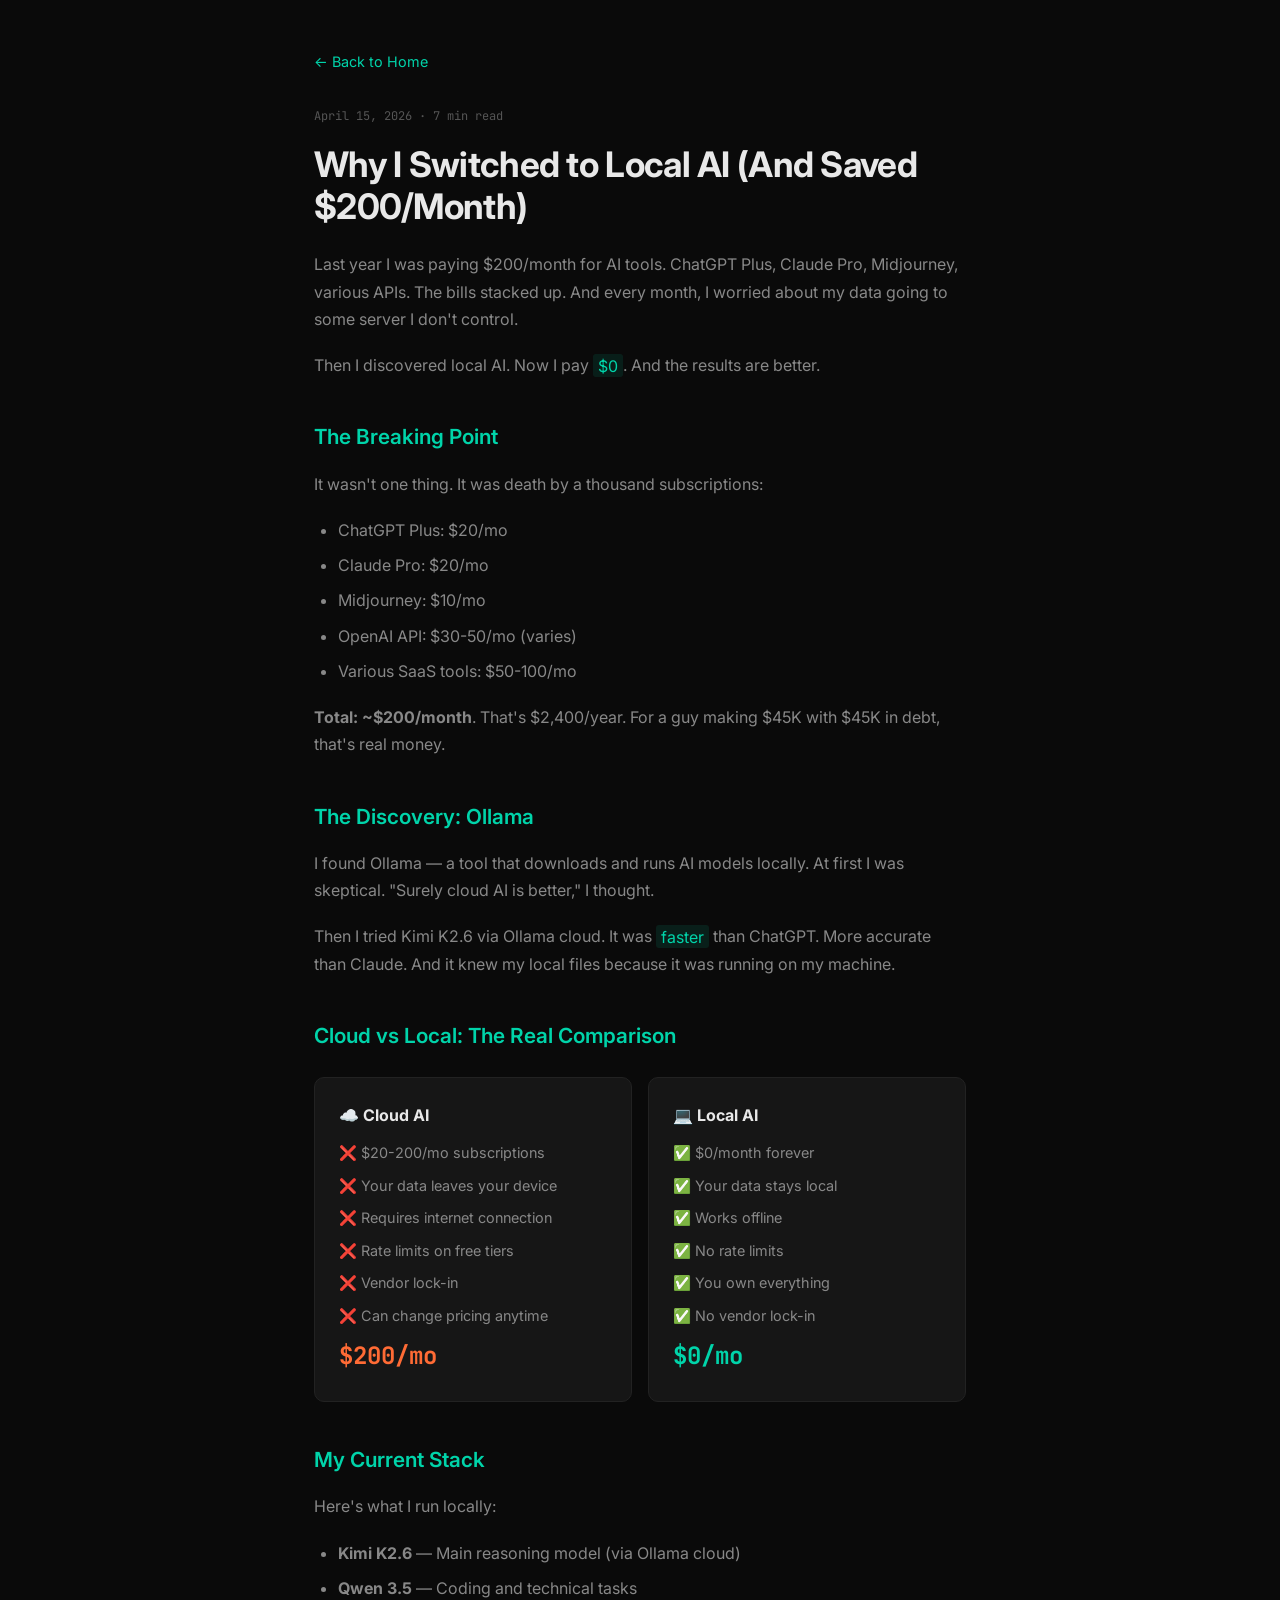
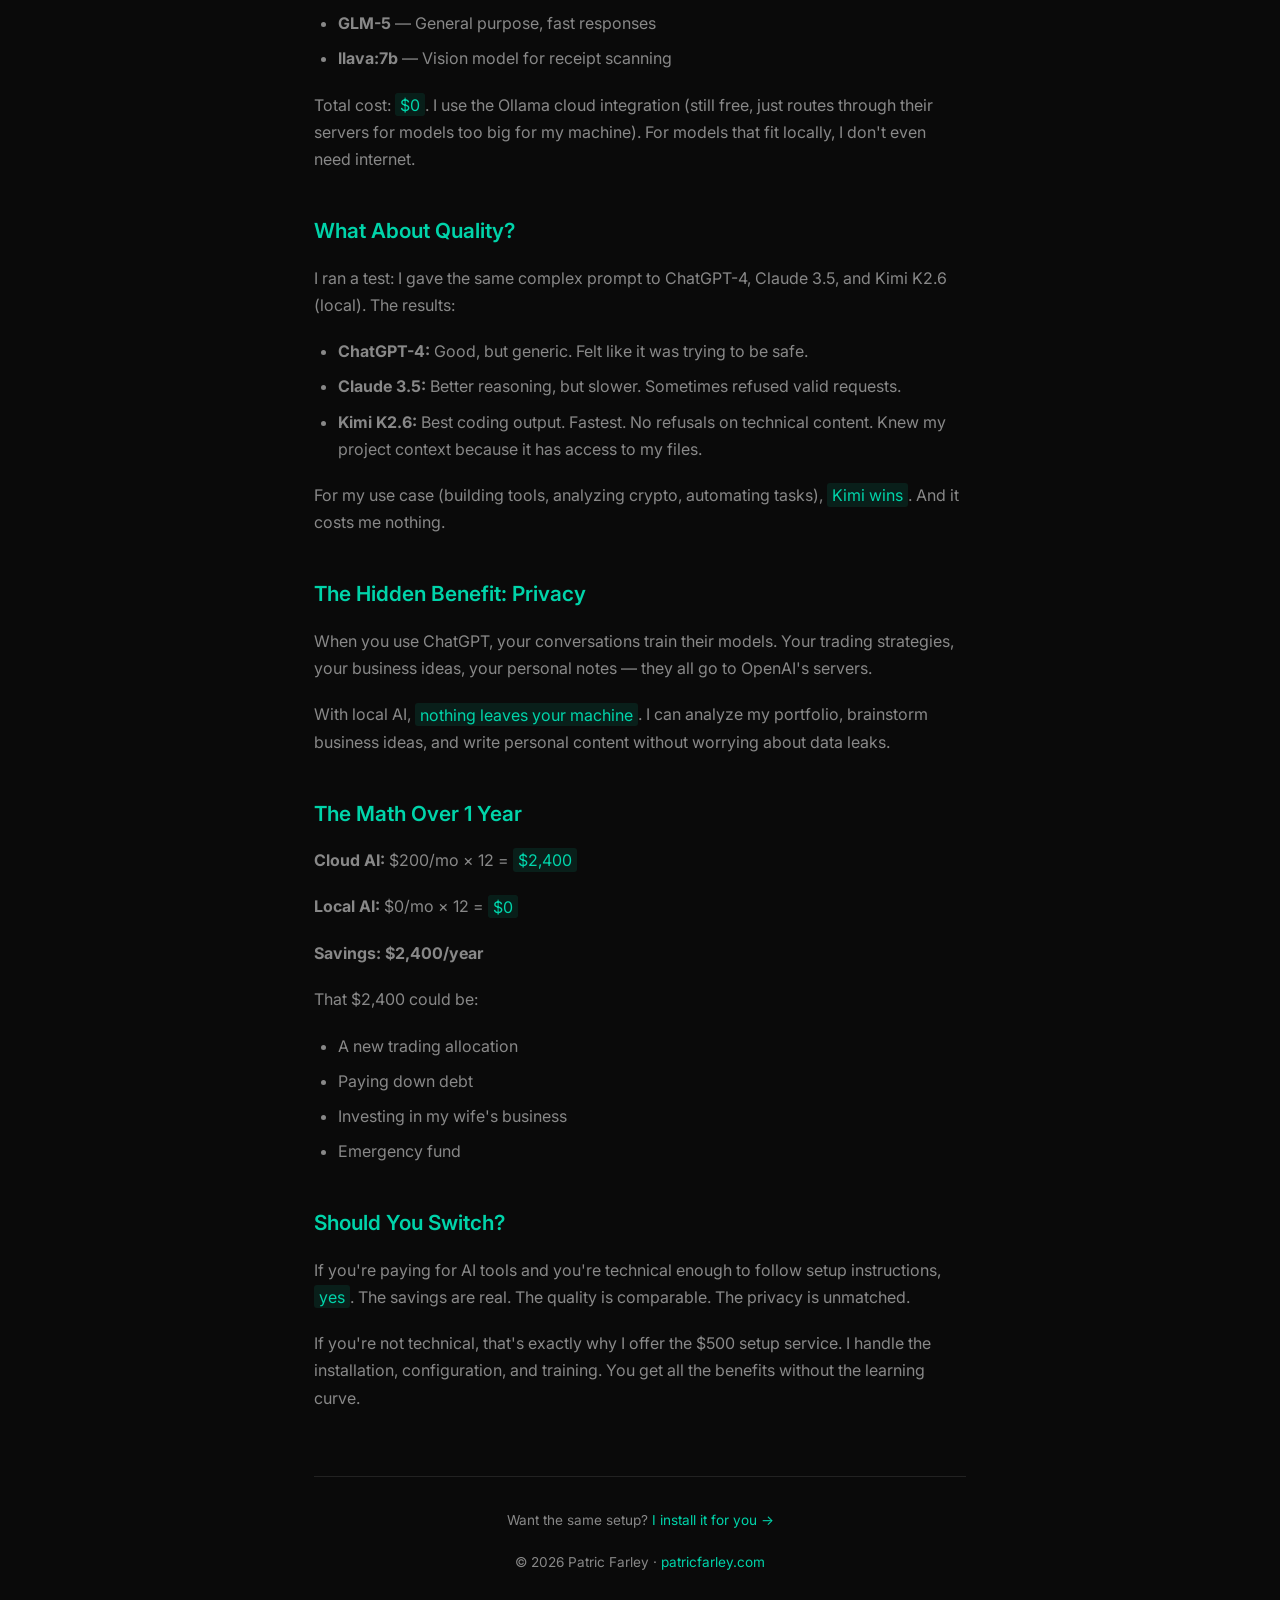
<file: article-3.html>
<!DOCTYPE html>
<html lang="en">
<head>
  <meta charset="UTF-8">
  <meta name="viewport" content="width=device-width, initial-scale=1.0">
  <title>Why I Switched to Local AI (And Saved $200/Month) · Patric Farley</title>
  <meta name="description" content="Cloud AI was eating my budget. Local models changed everything. Here's the math and the setup.">
  <link href="https://fonts.googleapis.com/css2?family=Inter:wght@300;400;500;600;700&family=JetBrains+Mono:wght@400;500&display=swap" rel="stylesheet">
  <style>
    :root {
      --bg: #0a0a0a; --bg-elevated: #111111; --bg-card: #161616;
      --border: #222222; --text: #e8e8e8; --text-secondary: #888888; --text-muted: #555555;
      --accent: #00d4aa;
    }
    * { margin: 0; padding: 0; box-sizing: border-box; }
    body { font-family: 'Inter', sans-serif; background: var(--bg); color: var(--text); line-height: 1.7; }
    .container { max-width: 700px; margin: 0 auto; padding: 3rem 1.5rem; }
    .back { color: var(--accent); text-decoration: none; font-size: 0.9rem; margin-bottom: 2rem; display: inline-block; }
    .back:hover { text-decoration: underline; }
    .date { font-family: 'JetBrains Mono'; font-size: 0.75rem; color: var(--text-muted); margin-bottom: 1rem; }
    h1 { font-size: 2.2rem; font-weight: 700; line-height: 1.2; margin-bottom: 1.5rem; letter-spacing: -0.02em; }
    h2 { font-size: 1.3rem; font-weight: 600; margin: 2.5rem 0 1rem; color: var(--accent); }
    p { color: var(--text-secondary); margin-bottom: 1.2rem; }
    ul { color: var(--text-secondary); margin-bottom: 1.2rem; padding-left: 1.5rem; }
    li { margin-bottom: 0.5rem; }
    .highlight { background: rgba(0, 212, 170, 0.1); padding: 0.1rem 0.3rem; border-radius: 3px; color: var(--accent); }
    .comparison { display: grid; grid-template-columns: 1fr 1fr; gap: 1rem; margin: 1.5rem 0; }
    .comparison-box { background: var(--bg-card); border: 1px solid var(--border); border-radius: 10px; padding: 1.5rem; }
    .comparison-box h4 { color: var(--text); margin-bottom: 0.75rem; }
    .comparison-box p { margin-bottom: 0.5rem; font-size: 0.9rem; }
    .comparison-box .price { font-family: 'JetBrains Mono'; font-size: 1.5rem; font-weight: 700; color: var(--accent); }
    .footer { border-top: 1px solid var(--border); margin-top: 4rem; padding-top: 2rem; text-align: center; color: var(--text-muted); font-size: 0.85rem; }
    .footer a { color: var(--accent); text-decoration: none; }
  </style>
</head>
<body>
  <div class="container">
    <a href="index.html" class="back">← Back to Home</a>
    <div class="date">April 15, 2026 · 7 min read</div>
    <h1>Why I Switched to Local AI (And Saved $200/Month)</h1>
    
    <p>Last year I was paying $200/month for AI tools. ChatGPT Plus, Claude Pro, Midjourney, various APIs. The bills stacked up. And every month, I worried about my data going to some server I don't control.</p>
    
    <p>Then I discovered local AI. Now I pay <span class="highlight">$0</span>. And the results are better.</p>
    
    <h2>The Breaking Point</h2>
    
    <p>It wasn't one thing. It was death by a thousand subscriptions:</p>
    
    <ul>
      <li>ChatGPT Plus: $20/mo</li>
      <li>Claude Pro: $20/mo</li>
      <li>Midjourney: $10/mo</li>
      <li>OpenAI API: $30-50/mo (varies)</li>
      <li>Various SaaS tools: $50-100/mo</li>
    </ul>
    
    <p><strong>Total: ~$200/month</strong>. That's $2,400/year. For a guy making $45K with $45K in debt, that's real money.</p>
    
    <h2>The Discovery: Ollama</h2>
    
    <p>I found Ollama — a tool that downloads and runs AI models locally. At first I was skeptical. "Surely cloud AI is better," I thought.</p>
    
    <p>Then I tried Kimi K2.6 via Ollama cloud. It was <span class="highlight">faster</span> than ChatGPT. More accurate than Claude. And it knew my local files because it was running on my machine.</p>
    
    <h2>Cloud vs Local: The Real Comparison</h2>
    
    <div class="comparison">
      <div class="comparison-box">
        <h4>☁️ Cloud AI</h4>
        <p>❌ $20-200/mo subscriptions</p>
        <p>❌ Your data leaves your device</p>
        <p>❌ Requires internet connection</p>
        <p>❌ Rate limits on free tiers</p>
        <p>❌ Vendor lock-in</p>
        <p>❌ Can change pricing anytime</p>
        <div class="price" style="color: #ff6b35;">$200/mo</div>
      </div>
      <div class="comparison-box">
        <h4>💻 Local AI</h4>
        <p>✅ $0/month forever</p>
        <p>✅ Your data stays local</p>
        <p>✅ Works offline</p>
        <p>✅ No rate limits</p>
        <p>✅ You own everything</p>
        <p>✅ No vendor lock-in</p>
        <div class="price">$0/mo</div>
      </div>
    </div>
    
    <h2>My Current Stack</h2>
    
    <p>Here's what I run locally:</p>
    
    <ul>
      <li><strong>Kimi K2.6</strong> — Main reasoning model (via Ollama cloud)</li>
      <li><strong>Qwen 3.5</strong> — Coding and technical tasks</li>
      <li><strong>GLM-5</strong> — General purpose, fast responses</li>
      <li><strong>llava:7b</strong> — Vision model for receipt scanning</li>
    </ul>
    
    <p>Total cost: <span class="highlight">$0</span>. I use the Ollama cloud integration (still free, just routes through their servers for models too big for my machine). For models that fit locally, I don't even need internet.</p>
    
    <h2>What About Quality?</h2>
    
    <p>I ran a test: I gave the same complex prompt to ChatGPT-4, Claude 3.5, and Kimi K2.6 (local). The results:</p>
    
    <ul>
      <li><strong>ChatGPT-4:</strong> Good, but generic. Felt like it was trying to be safe.</li>
      <li><strong>Claude 3.5:</strong> Better reasoning, but slower. Sometimes refused valid requests.</li>
      <li><strong>Kimi K2.6:</strong> Best coding output. Fastest. No refusals on technical content. Knew my project context because it has access to my files.</li>
    </ul>
    
    <p>For my use case (building tools, analyzing crypto, automating tasks), <span class="highlight">Kimi wins</span>. And it costs me nothing.</p>
    
    <h2>The Hidden Benefit: Privacy</h2>
    
    <p>When you use ChatGPT, your conversations train their models. Your trading strategies, your business ideas, your personal notes — they all go to OpenAI's servers.</p>
    
    <p>With local AI, <span class="highlight">nothing leaves your machine</span>. I can analyze my portfolio, brainstorm business ideas, and write personal content without worrying about data leaks.</p>
    
    <h2>The Math Over 1 Year</h2>
    
    <p><strong>Cloud AI:</strong> $200/mo × 12 = <span class="highlight">$2,400</span></p>
    <p><strong>Local AI:</strong> $0/mo × 12 = <span class="highlight">$0</span></p>
    
    <p><strong>Savings: $2,400/year</strong></p>
    
    <p>That $2,400 could be:</p>
    
    <ul>
      <li>A new trading allocation</li>
      <li>Paying down debt</li>
      <li>Investing in my wife's business</li>
      <li>Emergency fund</li>
    </ul>
    
    <h2>Should You Switch?</h2>
    
    <p>If you're paying for AI tools and you're technical enough to follow setup instructions, <span class="highlight">yes</span>. The savings are real. The quality is comparable. The privacy is unmatched.</p>
    
    <p>If you're not technical, that's exactly why I offer the $500 setup service. I handle the installation, configuration, and training. You get all the benefits without the learning curve.</p>
    
    <div class="footer">
      <p>Want the same setup? <a href="index.html#contact">I install it for you →</a></p>
      <p>© 2026 Patric Farley · <a href="index.html">patricfarley.com</a></p>
    </div>
  </div>
</body>
</html>
</file>
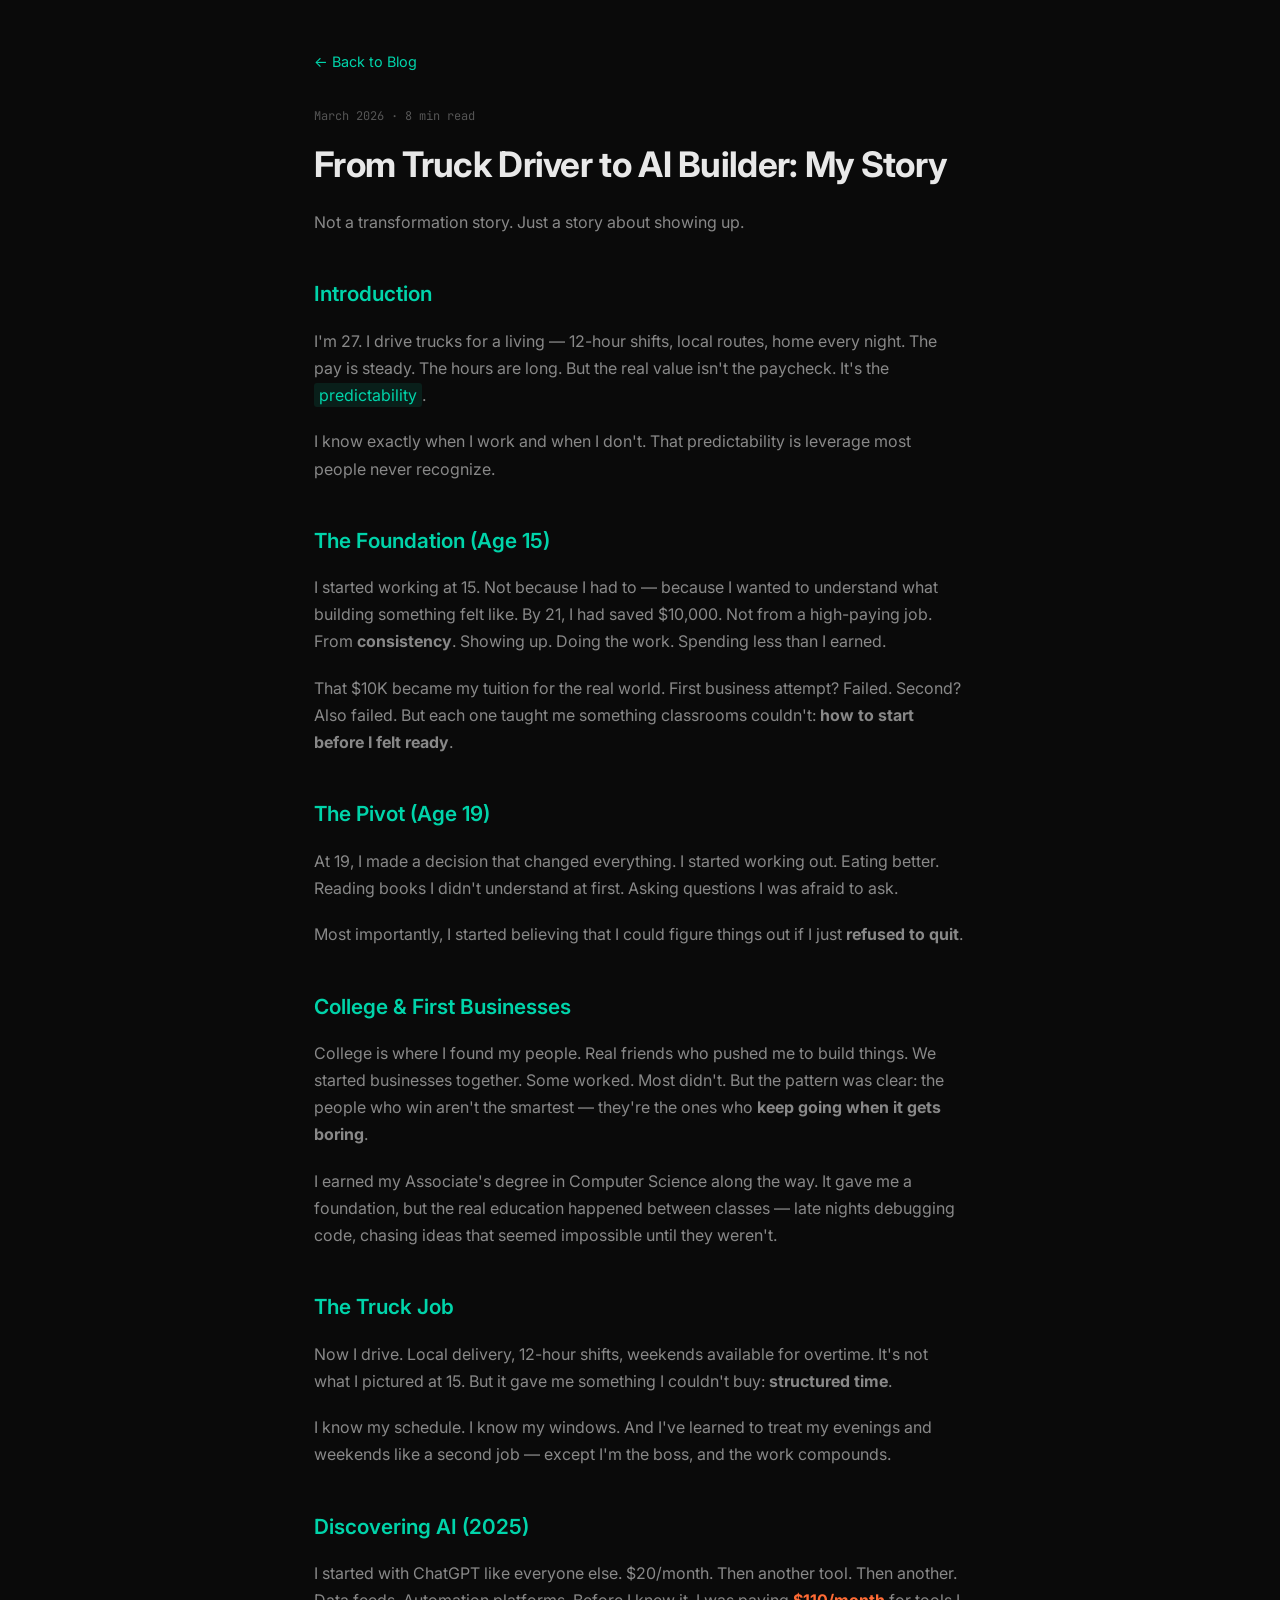
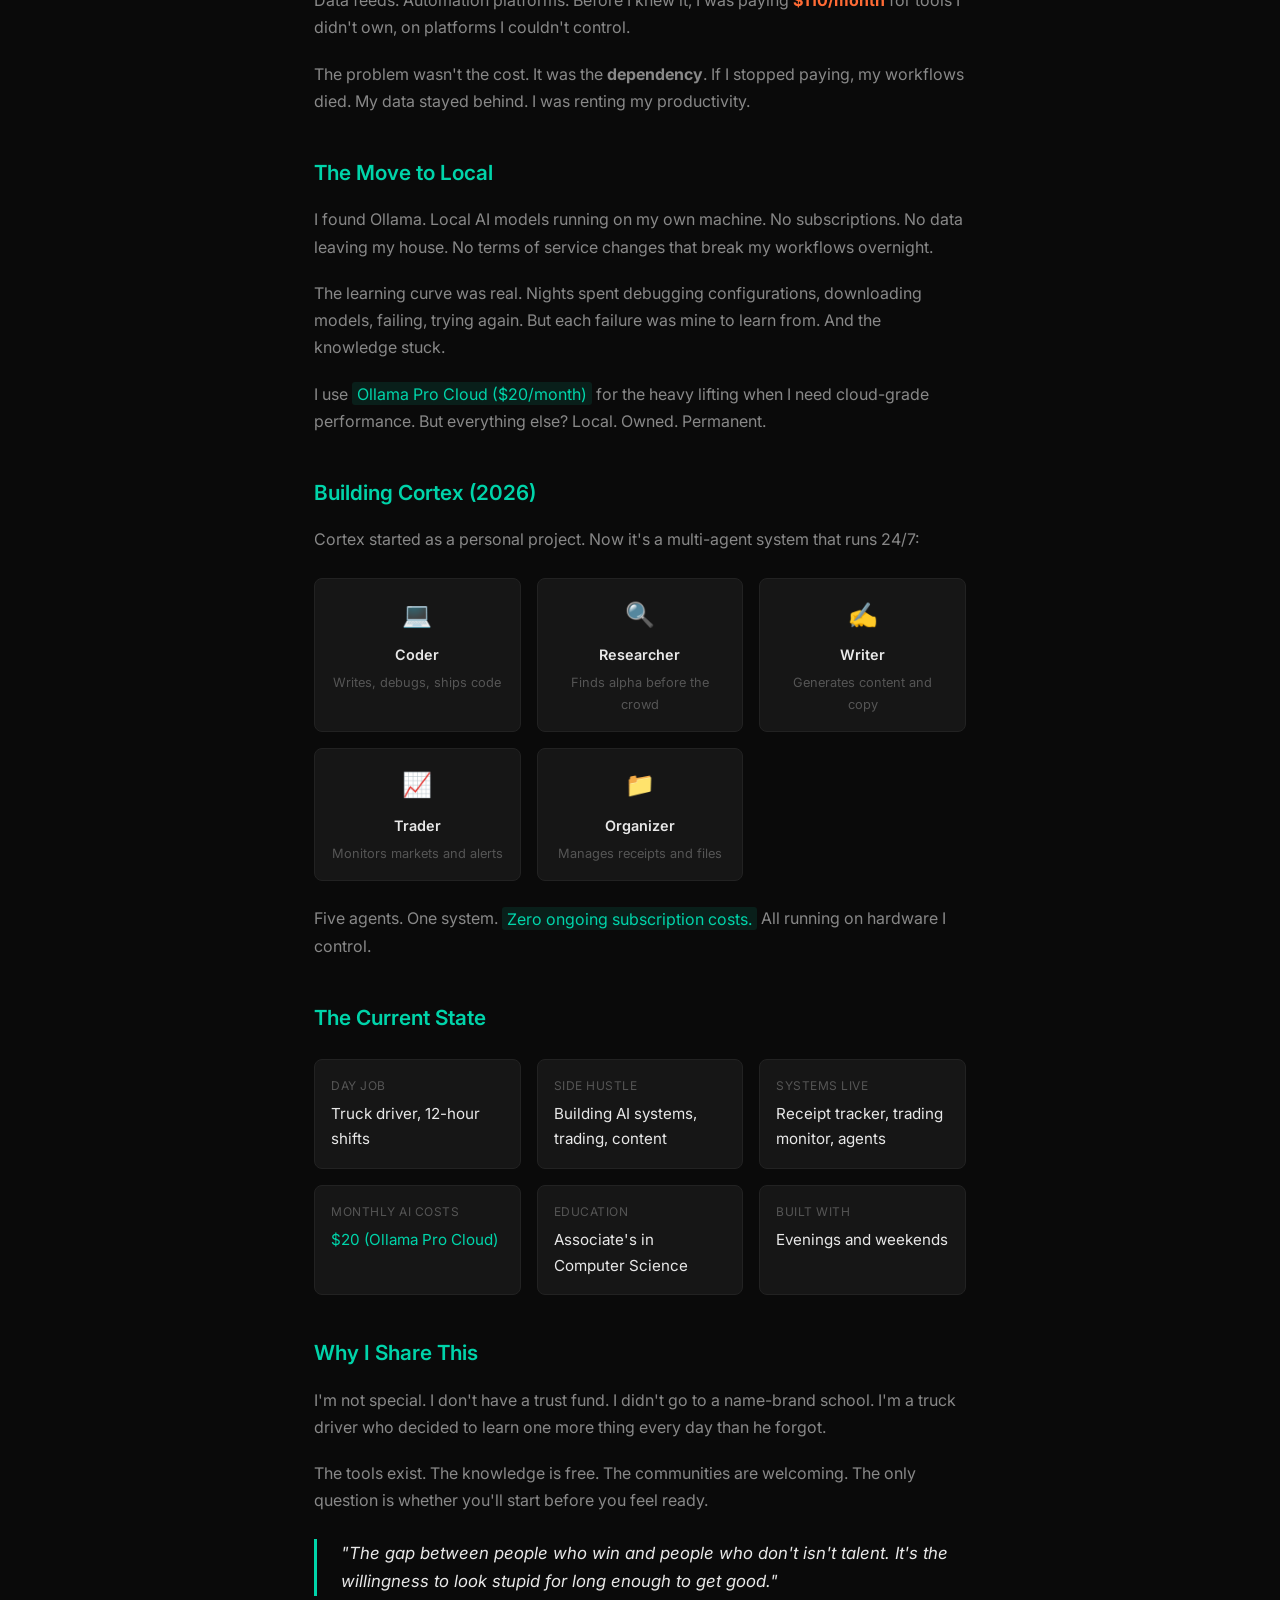
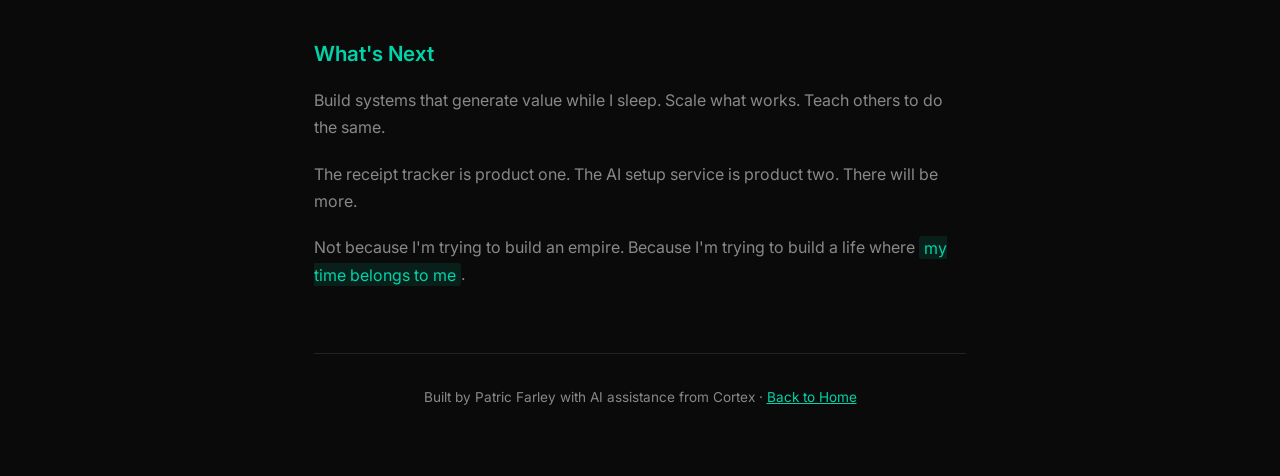
<file: article-4.html>
<!DOCTYPE html>
<html lang="en">
<head>
  <meta charset="UTF-8">
  <meta name="viewport" content="width=device-width, initial-scale=1.0">
  <title>From Truck Driver to AI Builder: My Story · Patric Farley</title>
  <meta name="description" content="Not a transformation story. Just a story about showing up. How I went from truck driver to building AI systems that run 24/7.">
  <meta property="og:title" content="From Truck Driver to AI Builder: My Story">
  <meta property="og:description" content="Not a transformation story. Just a story about showing up.">
  <link href="https://fonts.googleapis.com/css2?family=Inter:wght@300;400;500;600;700&family=JetBrains+Mono:wght@400;500&display=swap" rel="stylesheet">
  <style>
    :root {
      --bg: #0a0a0a; --bg-elevated: #111111; --bg-card: #161616;
      --border: #222222; --text: #e8e8e8; --text-secondary: #888888; --text-muted: #555555;
      --accent: #00d4aa; --accent-dim: rgba(0, 212, 170, 0.15);
      --danger: #ff6b35;
    }
    * { margin: 0; padding: 0; box-sizing: border-box; }
    body { font-family: 'Inter', sans-serif; background: var(--bg); color: var(--text); line-height: 1.7; }
    .container { max-width: 700px; margin: 0 auto; padding: 3rem 1.5rem; }
    .back { color: var(--accent); text-decoration: none; font-size: 0.9rem; margin-bottom: 2rem; display: inline-block; }
    .back:hover { text-decoration: underline; }
    .date { font-family: 'JetBrains Mono'; font-size: 0.75rem; color: var(--text-muted); margin-bottom: 1rem; }
    h1 { font-size: 2.2rem; font-weight: 700; line-height: 1.2; margin-bottom: 1.5rem; letter-spacing: -0.02em; }
    h2 { font-size: 1.3rem; font-weight: 600; margin: 2.5rem 0 1rem; color: var(--accent); }
    p { color: var(--text-secondary); margin-bottom: 1.2rem; }
    blockquote { border-left: 3px solid var(--accent); padding-left: 1.5rem; margin: 1.5rem 0; color: var(--text); font-style: italic; font-size: 1.05rem; }
    .highlight { background: rgba(0, 212, 170, 0.1); padding: 0.1rem 0.3rem; border-radius: 3px; color: var(--accent); }
    .agent-grid { display: grid; grid-template-columns: repeat(auto-fit, minmax(180px, 1fr)); gap: 1rem; margin: 1.5rem 0; }
    .agent-card { background: var(--bg-card); border: 1px solid var(--border); border-radius: 8px; padding: 1rem; text-align: center; }
    .agent-card .emoji { font-size: 1.5rem; margin-bottom: 0.5rem; }
    .agent-card .name { font-weight: 600; font-size: 0.9rem; margin-bottom: 0.25rem; }
    .agent-card .desc { font-size: 0.8rem; color: var(--text-muted); }
    .state-grid { display: grid; grid-template-columns: repeat(auto-fit, minmax(200px, 1fr)); gap: 1rem; margin: 1.5rem 0; }
    .state-item { background: var(--bg-card); border: 1px solid var(--border); border-radius: 8px; padding: 1rem; }
    .state-item .label { font-size: 0.75rem; color: var(--text-muted); text-transform: uppercase; letter-spacing: 0.5px; margin-bottom: 0.25rem; }
    .state-item .value { font-size: 0.95rem; }
    .footer { border-top: 1px solid var(--border); margin-top: 4rem; padding-top: 2rem; text-align: center; color: var(--text-muted); font-size: 0.85rem; }
    a { color: var(--accent); }
  </style>
</head>
<body>
  <div class="container">
    <a href="index.html#blog" class="back">← Back to Blog</a>
    <div class="date">March 2026 · 8 min read</div>
    <h1>From Truck Driver to AI Builder: My Story</h1>

    <p>Not a transformation story. Just a story about showing up.</p>

    <h2>Introduction</h2>
    <p>I'm 27. I drive trucks for a living — 12-hour shifts, local routes, home every night. The pay is steady. The hours are long. But the real value isn't the paycheck. It's the <span class="highlight">predictability</span>.</p>
    <p>I know exactly when I work and when I don't. That predictability is leverage most people never recognize.</p>

    <h2>The Foundation (Age 15)</h2>
    <p>I started working at 15. Not because I had to — because I wanted to understand what building something felt like. By 21, I had saved $10,000. Not from a high-paying job. From <strong>consistency</strong>. Showing up. Doing the work. Spending less than I earned.</p>
    <p>That $10K became my tuition for the real world. First business attempt? Failed. Second? Also failed. But each one taught me something classrooms couldn't: <strong>how to start before I felt ready</strong>.</p>

    <h2>The Pivot (Age 19)</h2>
    <p>At 19, I made a decision that changed everything. I started working out. Eating better. Reading books I didn't understand at first. Asking questions I was afraid to ask.</p>
    <p>Most importantly, I started believing that I could figure things out if I just <strong>refused to quit</strong>.</p>

    <h2>College & First Businesses</h2>
    <p>College is where I found my people. Real friends who pushed me to build things. We started businesses together. Some worked. Most didn't. But the pattern was clear: the people who win aren't the smartest — they're the ones who <strong>keep going when it gets boring</strong>.</p>
    <p>I earned my Associate's degree in Computer Science along the way. It gave me a foundation, but the real education happened between classes — late nights debugging code, chasing ideas that seemed impossible until they weren't.</p>

    <h2>The Truck Job</h2>
    <p>Now I drive. Local delivery, 12-hour shifts, weekends available for overtime. It's not what I pictured at 15. But it gave me something I couldn't buy: <strong>structured time</strong>.</p>
    <p>I know my schedule. I know my windows. And I've learned to treat my evenings and weekends like a second job — except I'm the boss, and the work compounds.</p>

    <h2>Discovering AI (2025)</h2>
    <p>I started with ChatGPT like everyone else. $20/month. Then another tool. Then another. Data feeds. Automation platforms. Before I knew it, I was paying <strong style="color: #ff6b35;">$110/month</strong> for tools I didn't own, on platforms I couldn't control.</p>
    <p>The problem wasn't the cost. It was the <strong>dependency</strong>. If I stopped paying, my workflows died. My data stayed behind. I was renting my productivity.</p>

    <h2>The Move to Local</h2>
    <p>I found Ollama. Local AI models running on my own machine. No subscriptions. No data leaving my house. No terms of service changes that break my workflows overnight.</p>
    <p>The learning curve was real. Nights spent debugging configurations, downloading models, failing, trying again. But each failure was mine to learn from. And the knowledge stuck.</p>
    <p>I use <span class="highlight">Ollama Pro Cloud ($20/month)</span> for the heavy lifting when I need cloud-grade performance. But everything else? Local. Owned. Permanent.</p>

    <h2>Building Cortex (2026)</h2>
    <p>Cortex started as a personal project. Now it's a multi-agent system that runs 24/7:</p>

    <div class="agent-grid">
      <div class="agent-card">
        <div class="emoji">💻</div>
        <div class="name">Coder</div>
        <div class="desc">Writes, debugs, ships code</div>
      </div>
      <div class="agent-card">
        <div class="emoji">🔍</div>
        <div class="name">Researcher</div>
        <div class="desc">Finds alpha before the crowd</div>
      </div>
      <div class="agent-card">
        <div class="emoji">✍️</div>
        <div class="name">Writer</div>
        <div class="desc">Generates content and copy</div>
      </div>
      <div class="agent-card">
        <div class="emoji">📈</div>
        <div class="name">Trader</div>
        <div class="desc">Monitors markets and alerts</div>
      </div>
      <div class="agent-card">
        <div class="emoji">📁</div>
        <div class="name">Organizer</div>
        <div class="desc">Manages receipts and files</div>
      </div>
    </div>

    <p>Five agents. One system. <span class="highlight">Zero ongoing subscription costs.</span> All running on hardware I control.</p>

    <h2>The Current State</h2>
    <div class="state-grid">
      <div class="state-item">
        <div class="label">Day Job</div>
        <div class="value">Truck driver, 12-hour shifts</div>
      </div>
      <div class="state-item">
        <div class="label">Side Hustle</div>
        <div class="value">Building AI systems, trading, content</div>
      </div>
      <div class="state-item">
        <div class="label">Systems Live</div>
        <div class="value">Receipt tracker, trading monitor, agents</div>
      </div>
      <div class="state-item">
        <div class="label">Monthly AI Costs</div>
        <div class="value" style="color: var(--accent);">$20 (Ollama Pro Cloud)</div>
      </div>
      <div class="state-item">
        <div class="label">Education</div>
        <div class="value">Associate's in Computer Science</div>
      </div>
      <div class="state-item">
        <div class="label">Built With</div>
        <div class="value">Evenings and weekends</div>
      </div>
    </div>

    <h2>Why I Share This</h2>
    <p>I'm not special. I don't have a trust fund. I didn't go to a name-brand school. I'm a truck driver who decided to learn one more thing every day than he forgot.</p>
    <p>The tools exist. The knowledge is free. The communities are welcoming. The only question is whether you'll start before you feel ready.</p>

    <blockquote>
      "The gap between people who win and people who don't isn't talent. It's the willingness to look stupid for long enough to get good."
    </blockquote>

    <h2>What's Next</h2>
    <p>Build systems that generate value while I sleep. Scale what works. Teach others to do the same.</p>
    <p>The receipt tracker is product one. The AI setup service is product two. There will be more.</p>
    <p>Not because I'm trying to build an empire. Because I'm trying to build a life where <span class="highlight">my time belongs to me</span>.</p>

    <div class="footer">
      <p>Built by Patric Farley with AI assistance from Cortex · <a href="index.html">Back to Home</a></p>
    </div>
  </div>
</body>
</html>
</file>
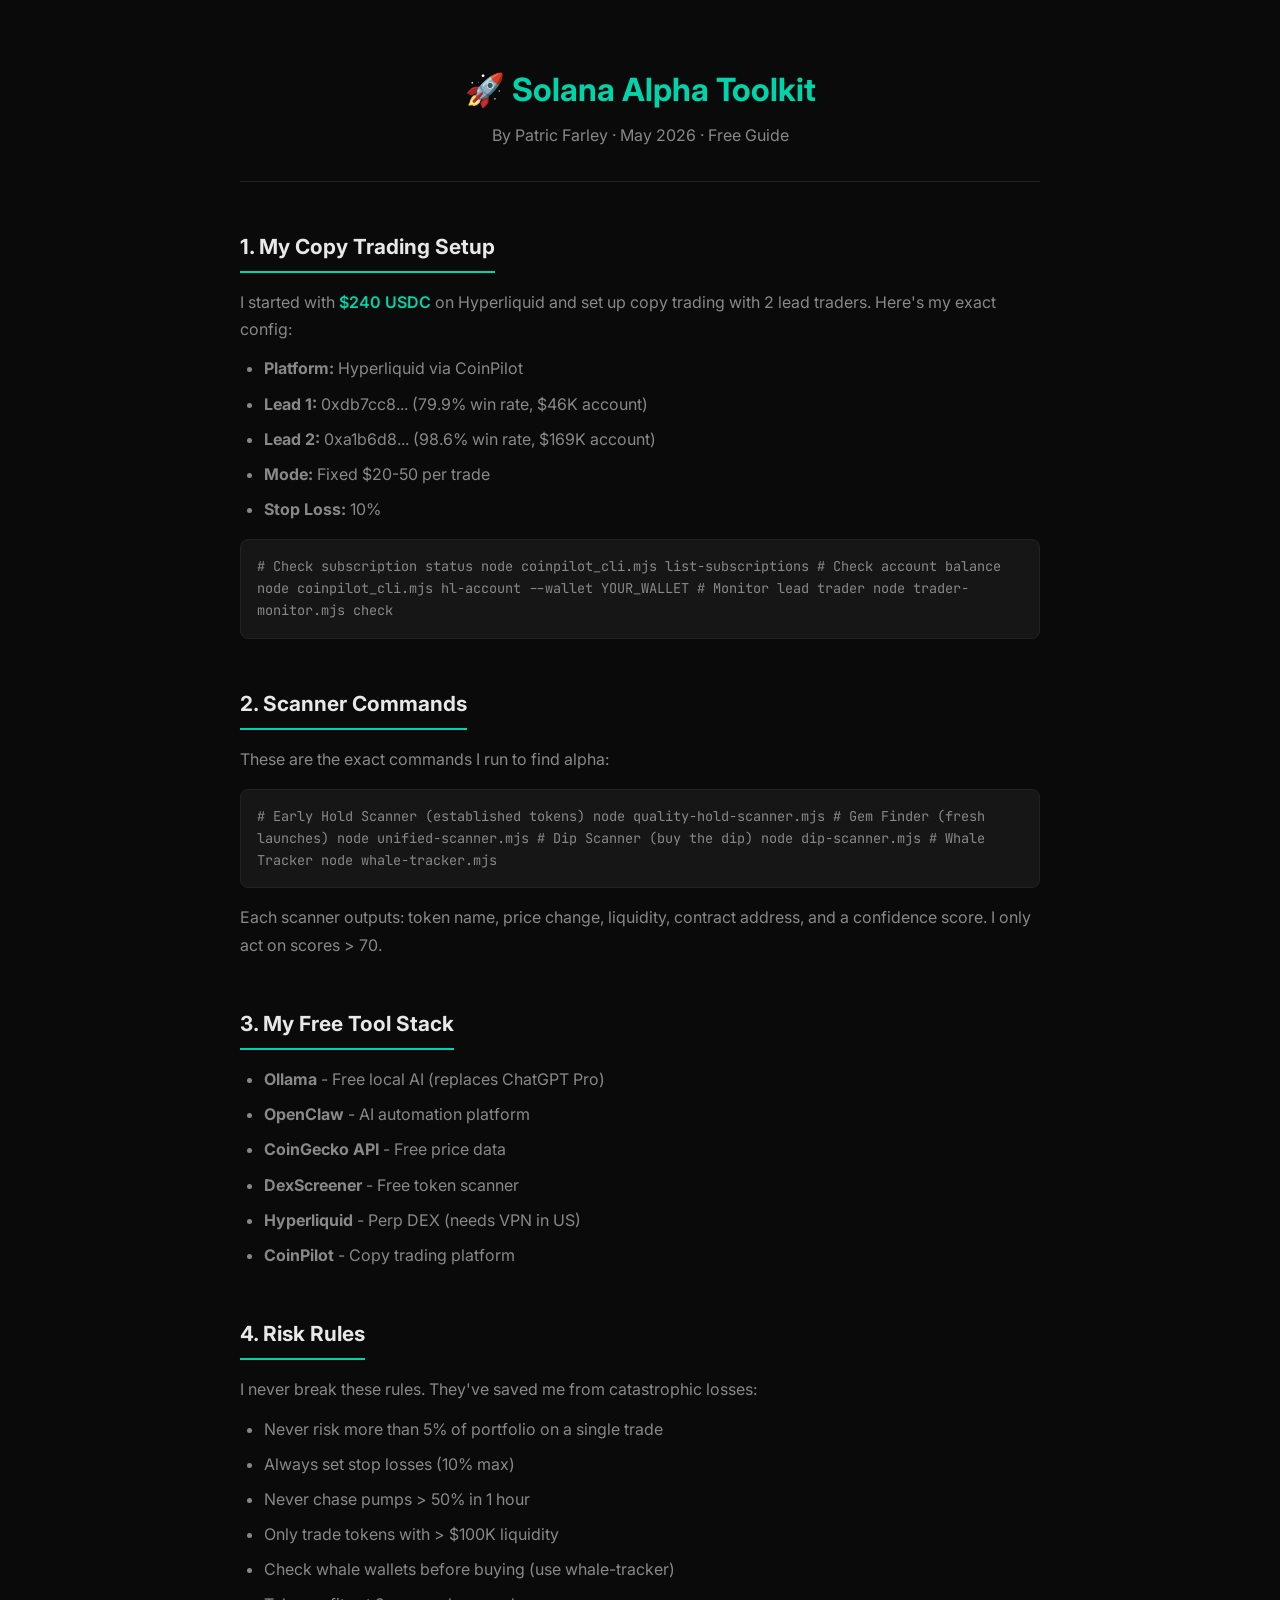
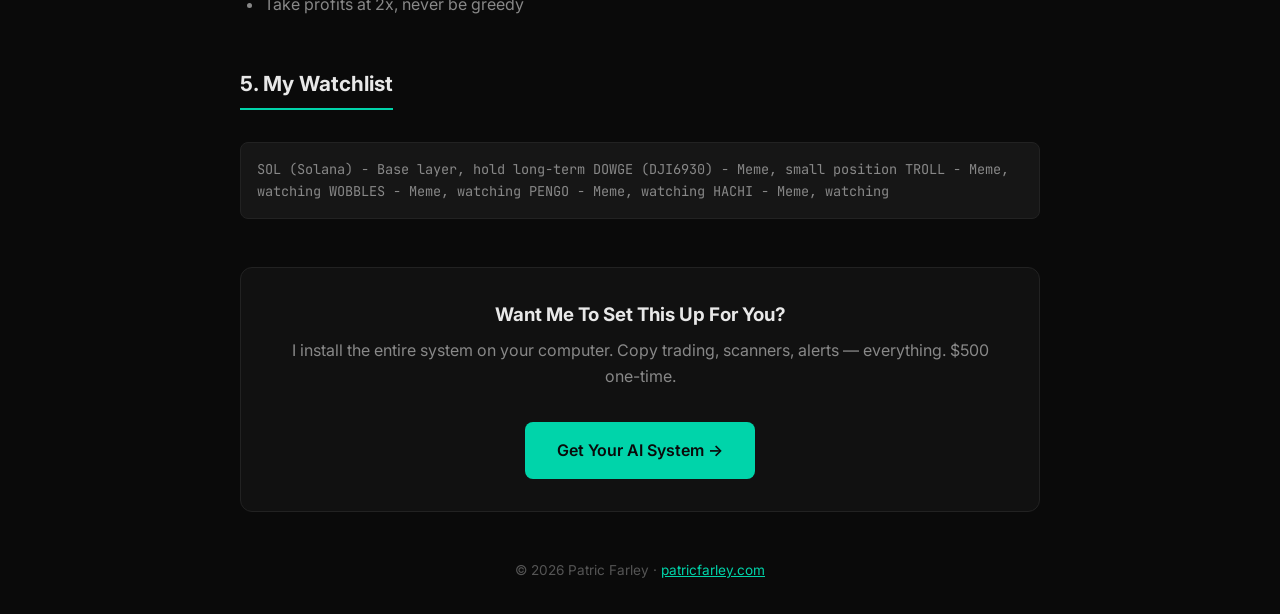
<file: toolkit.html>
<!DOCTYPE html>
<html lang="en">
<head>
  <meta charset="UTF-8">
  <meta name="viewport" content="width=device-width, initial-scale=1.0">
  <title>Free Solana Alpha Toolkit - Patric Farley</title>
  <meta name="description" content="My exact Solana alpha setup. Copy trading config, scanner commands, free tools. Download free.">
  <link rel="preconnect" href="https://fonts.googleapis.com">
  <link href="https://fonts.googleapis.com/css2?family=Inter:wght@300;400;500;600;700;800&family=JetBrains+Mono:wght@400;500&display=swap" rel="stylesheet">
  <style>
    :root {
      --bg: #0a0a0a; --bg-elevated: #111111; --bg-card: #161616;
      --border: #222222; --border-light: #2a2a2a;
      --text: #e8e8e8; --text-secondary: #888888; --text-muted: #555555;
      --accent: #00d4aa; --accent-dim: rgba(0, 212, 170, 0.15);
    }
    * { margin: 0; padding: 0; box-sizing: border-box; }
    body {
      font-family: 'Inter', sans-serif;
      background: var(--bg);
      color: var(--text);
      line-height: 1.6;
      -webkit-font-smoothing: antialiased;
      padding: 2rem;
    }
    .container { max-width: 800px; margin: 0 auto; }
    .header { text-align: center; margin-bottom: 3rem; padding: 2rem 0; border-bottom: 1px solid var(--border); }
    .header h1 { font-size: 2rem; margin-bottom: 0.5rem; }
    .header h1 span { color: var(--accent); }
    .header p { color: var(--text-secondary); }
    .section { margin-bottom: 3rem; }
    .section h2 {
      font-size: 1.3rem;
      margin-bottom: 1rem;
      padding-bottom: 0.5rem;
      border-bottom: 2px solid var(--accent);
      display: inline-block;
    }
    .section p, .section li {
      color: var(--text-secondary);
      margin-bottom: 0.75rem;
      line-height: 1.7;
    }
    .section ul { padding-left: 1.5rem; }
    .section ul li { margin-bottom: 0.5rem; }
    .code-block {
      background: var(--bg-card);
      border: 1px solid var(--border);
      border-radius: 8px;
      padding: 1rem;
      font-family: 'JetBrains Mono', monospace;
      font-size: 0.85rem;
      color: var(--text-secondary);
      margin: 1rem 0;
      overflow-x: auto;
    }
    .highlight { color: var(--accent); font-weight: 600; }
    .btn {
      display: inline-block;
      background: var(--accent);
      color: var(--bg);
      padding: 1rem 2rem;
      border-radius: 8px;
      text-decoration: none;
      font-weight: 600;
      margin-top: 1rem;
    }
    .cta-box {
      background: var(--bg-elevated);
      border: 1px solid var(--border);
      border-radius: 12px;
      padding: 2rem;
      text-align: center;
      margin-top: 3rem;
    }
    .cta-box h3 { margin-bottom: 0.5rem; }
    .cta-box p { color: var(--text-secondary); margin-bottom: 1rem; }
    @media print {
      body { background: white; color: black; }
      .btn, .cta-box { display: none; }
    }
  </style>
</head>
<body>
  <div class="container">
    <div class="header">
      <h1>🚀 <span>Solana Alpha Toolkit</span></h1>
      <p>By Patric Farley · May 2026 · Free Guide</p>
    </div>

    <div class="section">
      <h2>1. My Copy Trading Setup</h2>
      <p>I started with <span class="highlight">$240 USDC</span> on Hyperliquid and set up copy trading with 2 lead traders. Here's my exact config:</p>
      <ul>
        <li><strong>Platform:</strong> Hyperliquid via CoinPilot</li>
        <li><strong>Lead 1:</strong> 0xdb7cc8... (79.9% win rate, $46K account)</li>
        <li><strong>Lead 2:</strong> 0xa1b6d8... (98.6% win rate, $169K account)</li>
        <li><strong>Mode:</strong> Fixed $20-50 per trade</li>
        <li><strong>Stop Loss:</strong> 10%</li>
      </ul>
      <div class="code-block">
# Check subscription status
node coinpilot_cli.mjs list-subscriptions

# Check account balance
node coinpilot_cli.mjs hl-account --wallet YOUR_WALLET

# Monitor lead trader
node trader-monitor.mjs check
      </div>
    </div>

    <div class="section">
      <h2>2. Scanner Commands</h2>
      <p>These are the exact commands I run to find alpha:</p>
      <div class="code-block">
# Early Hold Scanner (established tokens)
node quality-hold-scanner.mjs

# Gem Finder (fresh launches)
node unified-scanner.mjs

# Dip Scanner (buy the dip)
node dip-scanner.mjs

# Whale Tracker
node whale-tracker.mjs
      </div>
      <p>Each scanner outputs: token name, price change, liquidity, contract address, and a confidence score. I only act on scores > 70.</p>
    </div>

    <div class="section">
      <h2>3. My Free Tool Stack</h2>
      <ul>
        <li><strong>Ollama</strong> - Free local AI (replaces ChatGPT Pro)</li>
        <li><strong>OpenClaw</strong> - AI automation platform</li>
        <li><strong>CoinGecko API</strong> - Free price data</li>
        <li><strong>DexScreener</strong> - Free token scanner</li>
        <li><strong>Hyperliquid</strong> - Perp DEX (needs VPN in US)</li>
        <li><strong>CoinPilot</strong> - Copy trading platform</li>
      </ul>
    </div>

    <div class="section">
      <h2>4. Risk Rules</h2>
      <p>I never break these rules. They've saved me from catastrophic losses:</p>
      <ul>
        <li>Never risk more than 5% of portfolio on a single trade</li>
        <li>Always set stop losses (10% max)</li>
        <li>Never chase pumps > 50% in 1 hour</li>
        <li>Only trade tokens with > $100K liquidity</li>
        <li>Check whale wallets before buying (use whale-tracker)</li>
        <li>Take profits at 2x, never be greedy</li>
      </ul>
    </div>

    <div class="section">
      <h2>5. My Watchlist</h2>
      <div class="code-block">
SOL (Solana)     - Base layer, hold long-term
DOWGE (DJI6930)  - Meme, small position
TROLL            - Meme, watching
WOBBLES          - Meme, watching
PENGO            - Meme, watching
HACHI            - Meme, watching
      </div>
    </div>

    <div class="cta-box">
      <h3>Want Me To Set This Up For You?</h3>
      <p>I install the entire system on your computer. Copy trading, scanners, alerts — everything. $500 one-time.</p>
      <a href="index.html#contact" class="btn">Get Your AI System →</a>
    </div>

    <p style="text-align: center; margin-top: 3rem; color: var(--text-muted); font-size: 0.85rem;">
      © 2026 Patric Farley · <a href="index.html" style="color: var(--accent);">patricfarley.com</a>
    </p>
  </div>
</body>
</html>
</file>
